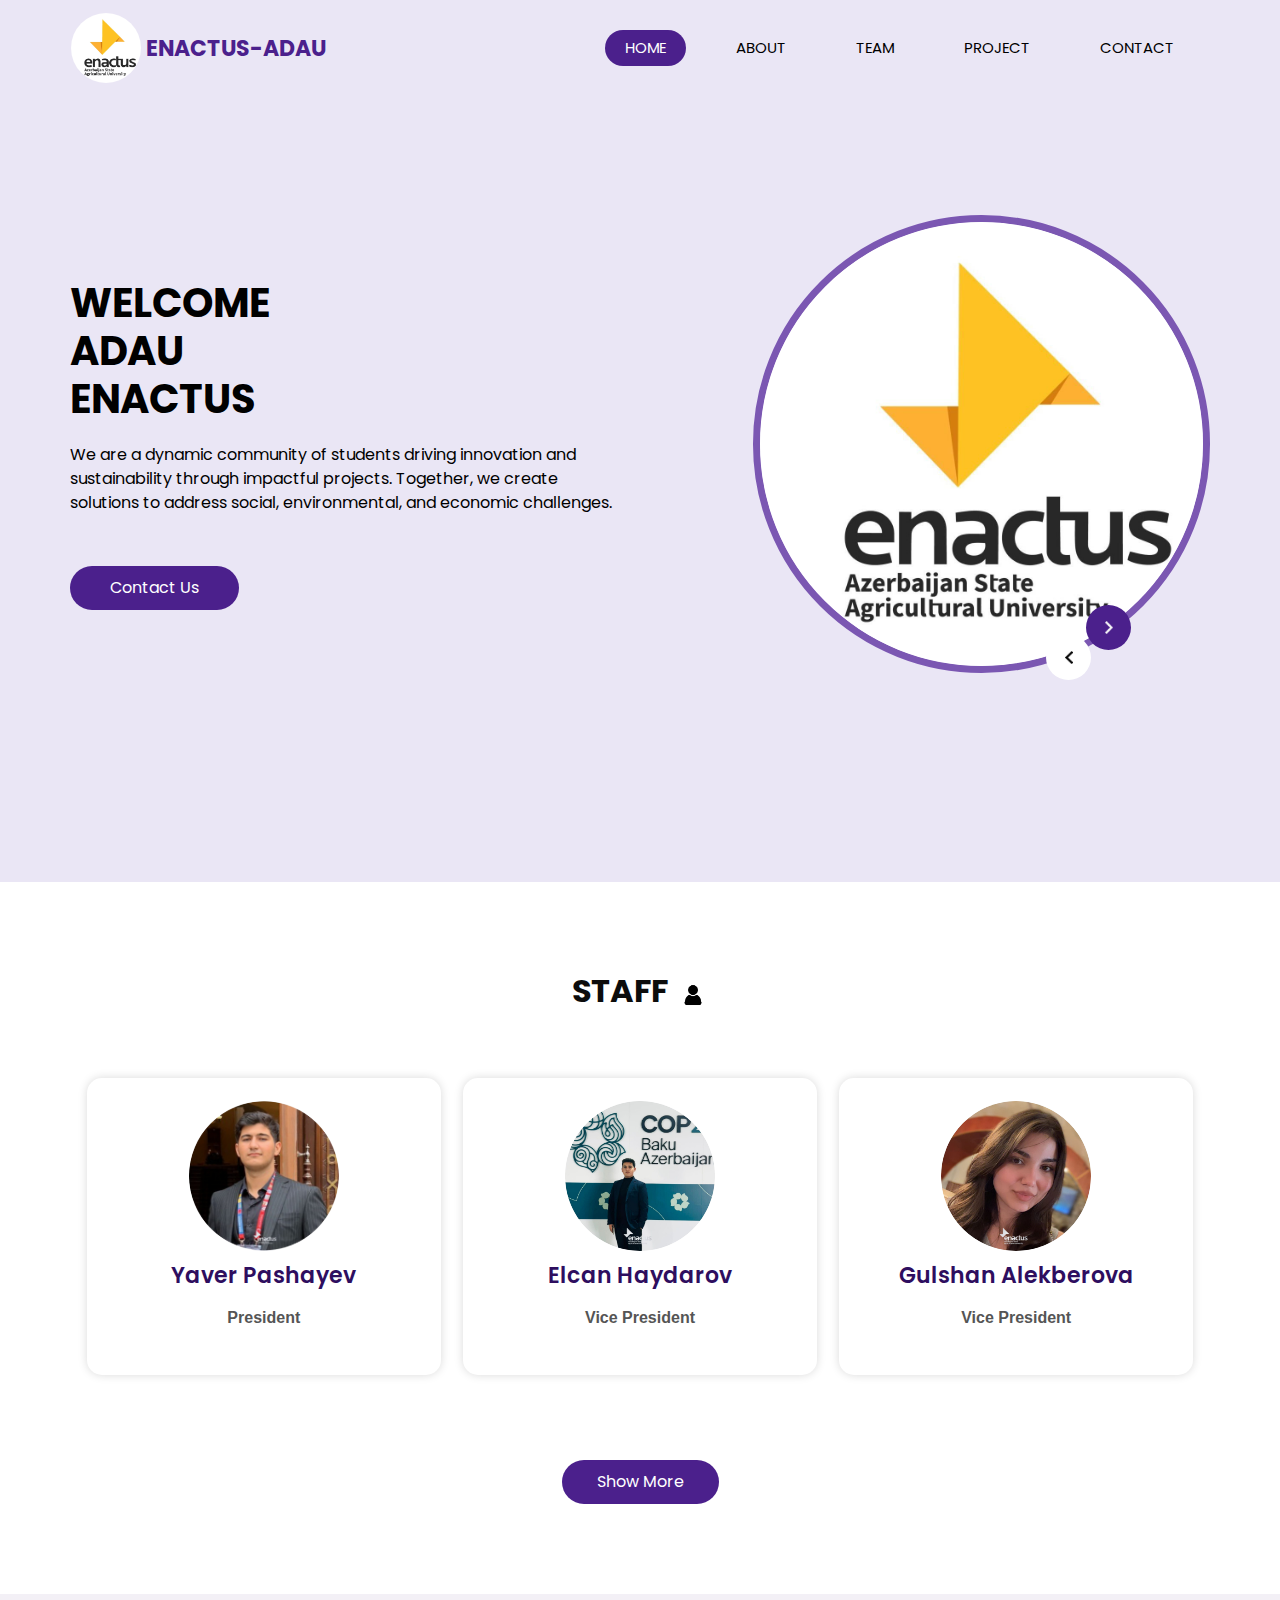
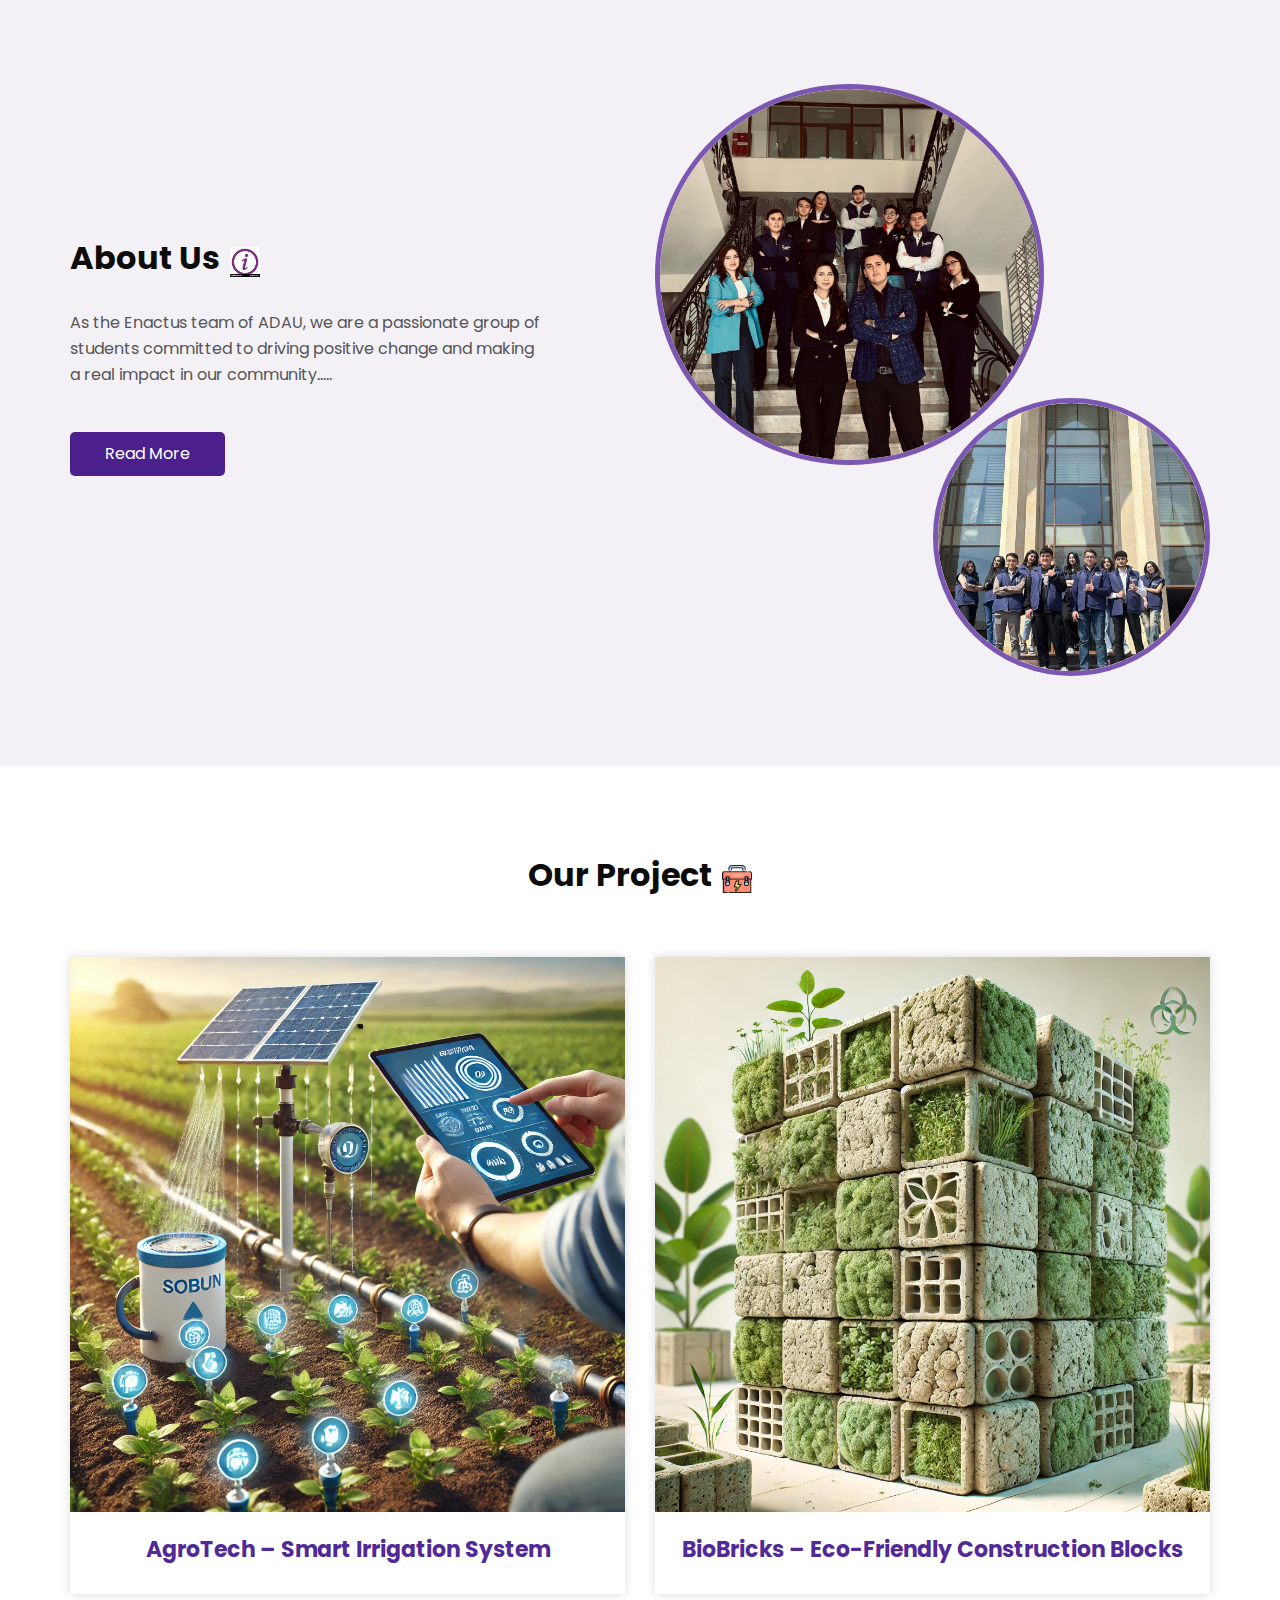
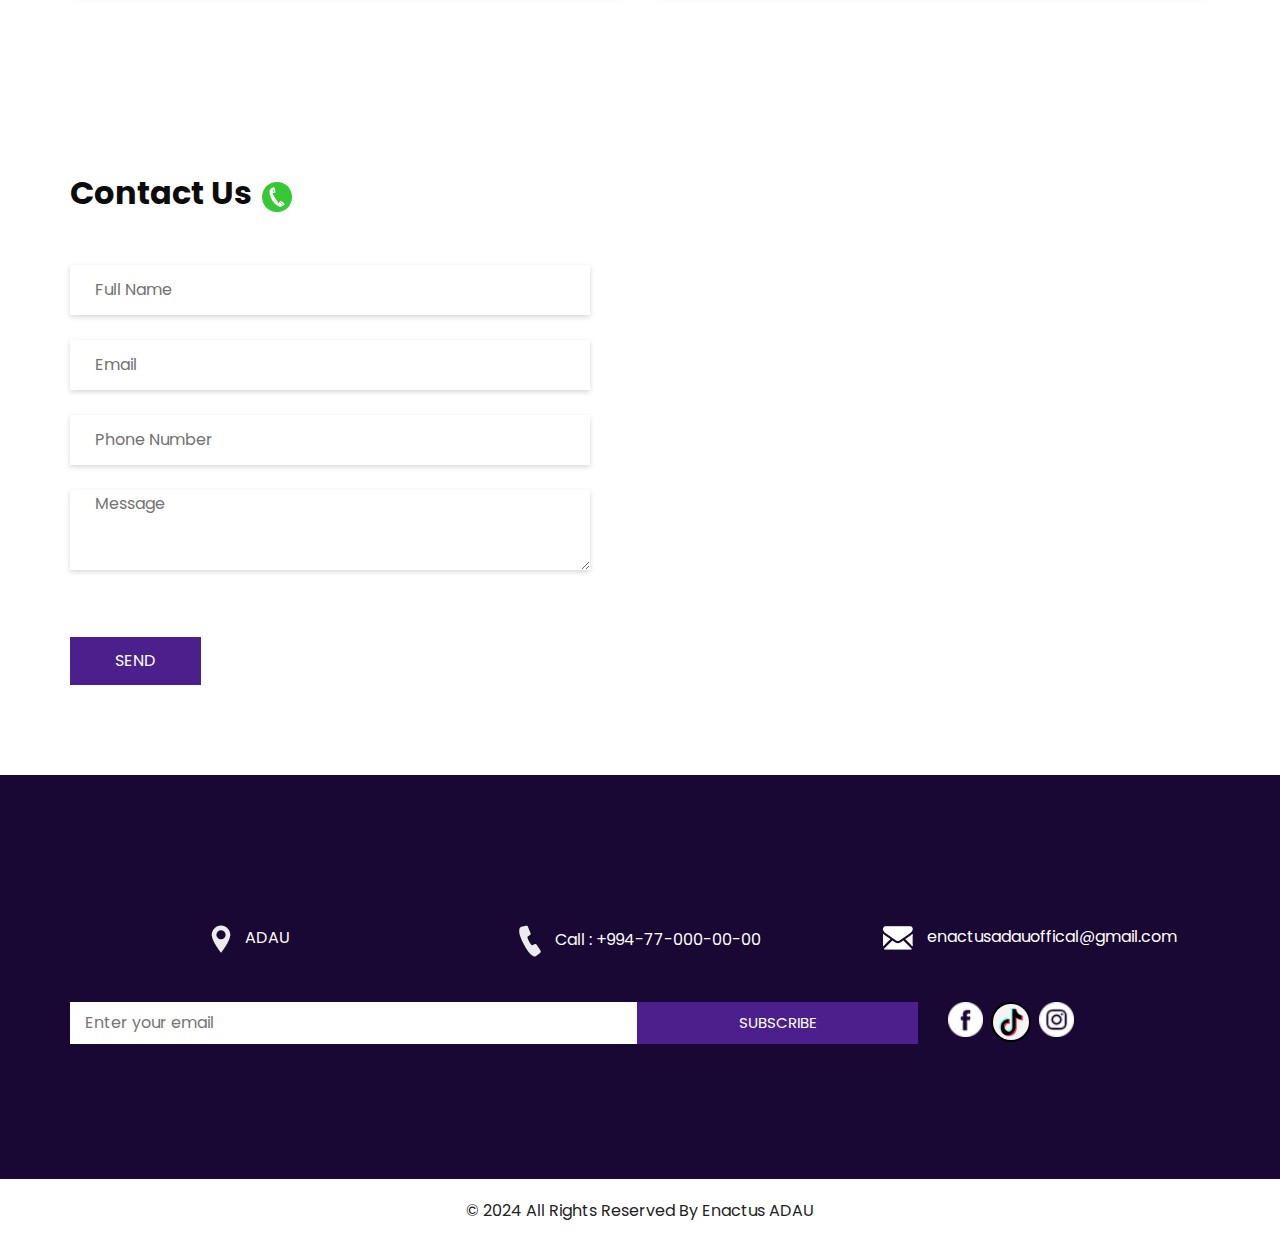
<file: index.html>
<!DOCTYPE html>
<html>

<head>
  <!-- Basic -->
  <meta charset="utf-8" />
  <meta http-equiv="X-UA-Compatible" content="IE=edge" />
  <!-- Mobile Metas -->
  <meta name="viewport" content="width=device-width, initial-scale=1, shrink-to-fit=no" />
  <!-- Site Metas -->
  <meta name="keywords" content="" />
  <meta name="description" content="" />
  <meta name="author" content="" />

  <title>Home</title>
  <link rel="icon" href="images/enactus_logo.png" type="image/png">

  <!-- slider stylesheet -->
  <link rel="stylesheet" type="text/css" href="https://cdnjs.cloudflare.com/ajax/libs/OwlCarousel2/2.1.3/assets/owl.carousel.min.css" />

  <!-- bootstrap core css -->
  <link rel="stylesheet" type="text/css" href="css/bootstrap.css" />

  <!-- fonts style -->
  <link href="https://fonts.googleapis.com/css?family=Poppins:400,600,700&display=swap" rel="stylesheet">
  <!-- Custom styles for this template -->
  <link href="css/style.css" rel="stylesheet" />
  <!-- responsive style -->
  <link href="css/responsive.css" rel="stylesheet" />
</head>

<body>

  <div class="hero_area">
    <!-- header section strats -->
    <header class="header_section">
      <div class="container">
        <nav class="navbar navbar-expand-lg custom_nav-container ">
          <a class="navbar-brand" href="index.html">
            <img src="images/enactus_adau.jpg" alt="">
            <span>
              ENACTUS-ADAU
            </span>
          </a>
          <button class="navbar-toggler" type="button" data-toggle="collapse" data-target="#navbarSupportedContent" aria-controls="navbarSupportedContent" aria-expanded="false" aria-label="Toggle navigation">
            <span class="s-1"> </span>
            <span class="s-2"> </span>
            <span class="s-3"> </span>
          </button>

          <div class="collapse navbar-collapse" id="navbarSupportedContent">
            <div class="d-flex ml-auto flex-column flex-lg-row align-items-center">
              <ul class="navbar-nav  ">
                <li class="nav-item active">
                  <a class="nav-link" href="index.html">Home <span class="sr-only">(current)</span></a>
                </li>
                <li class="nav-item">
                  <a class="nav-link" href="about.html"> About</a>
                </li>
                <li class="nav-item">
                  <a class="nav-link" href="team.html"> Team </a>
                </li>
                <li class="nav-item">
                  <a class="nav-link" href="project.html"> Project </a>
                </li>
                <li class="nav-item">
                  <a class="nav-link" href="contact.html">Contact </a>
                </li>
              </ul>
            </div>
          </div>
        </nav>
      </div>
    </header>
    <!-- end header section -->
    <!-- slider section -->
    <section class=" slider_section ">
      <div class="container">
        <div class="row">
          <div class="col-md-6 ">
            <div class="detail_box">
              <h1>
                Welcome <br>
                ADAU <br>
                Enactus
              </h1>
              <p>
                We are a dynamic community of students driving innovation and sustainability through impactful projects. Together, we create solutions to address social, environmental, and economic challenges.
              </p>
            
              <a href="contact.html" class="">
                Contact Us
            </div>
          </div>
          <div class="col-lg-5 col-md-6 offset-lg-1">
            <div class="img_content">
              <div class="img_container">
                <div id="carouselExampleControls" class="carousel slide" data-ride="carousel">
                  <div class="carousel-inner">
                    <div class="carousel-item active">
                      <div class="img-box">
                        <img src="images/enactus_adau.jpg" alt="">
                      </div>
                    </div>
                    <div class="carousel-item">
                      <div class="img-box">
                        <img src="images/aqrar.jpg" alt="">
                      </div>
                    </div>
                  </div>
                </div>
              </div>
              <a class="carousel-control-prev" href="#carouselExampleControls" role="button" data-slide="prev">
                <span class="sr-only">Previous</span>
              </a>
              <a class="carousel-control-next" href="#carouselExampleControls" role="button" data-slide="next">
                <span class="sr-only">Next</span>
              </a>
            </div>

          </div>
        </div>
      </div>
    </section>
    <!-- end slider section -->
  </div>


  <!-- service section -->
  <section class="service_section layout_padding">
    <div class="container">
      <div class="heading_container">
        <h2>
          STAFF
        </h2>
        <img src="images/people_icon.png" alt="">
      </div>

      <div class="service_container">
        <div class="box">
          <a href="team-details.html?member=yaver_pashayev">
          <div class="img-box">
            <img src="images/team/yaver_pasayev.jpg" class="img1" alt="">
          </div>
          <div class="detail-box">
            <h5>
              Yaver Pashayev
            </h5>
            <p class="p_size">
              President
            </p>
          </div>
          </a>
        </div>
        <div class="box active">
          <div class="img-box">
            <a href="team-details.html?member=elcan_haydarov">
            <img src="images/team/elcan_heyderov.jpg" class="img1" alt="">
          </div>
          <div class="detail-box">
            <h5>
              Elcan Haydarov
            </h5>
            <p class="p_size">
              Vice President
            </p>
          </div>
        </a>
        </div>
        <div class="box">
          <a href="team-details.html?member=gulshan_alekberova">
          <div class="img-box">
            <img src="images/team/gulsen_alakbarova.jpg" class="img1" alt="">
          </div>
          <div class="detail-box">
            <h5>
              Gulshan Alekberova
            </h5>
            <p class="p_size">
              Vice President
            </p>
          </div>
        </div>
        </a>
      </div>
      <div class="btn-box">
        <a href="./team.html">
          Show More
        </a>
      </div>
    </div>
  </section>
  <!-- end service section -->

  <!-- about section -->
  <section class="about_section layout_padding">
    <div class="container">
      <div class="row">
        <div class="col-md-6">
          <div class="detail-box">
            <div class="heading_container">
              <h2>
                About Us
              </h2>
              <img src="images/about.png" alt="">
              
            </div>
            <p>
              As the Enactus team of ADAU, we are a passionate group of students committed to driving positive change and making a real impact in our community.....
            </p>
            
            <a href="./about.html">
              Read More
            </a>
          </div>
        </div>
        <div class="col-md-6">
          <div class="img_container">
            <div class="img-box b1">
              <img src="images/5363960265311383541.jpg" alt="" />
            </div>
            <div class="img-box b2">
              <img src="images/enactus_about2.jpg" alt="" />
            </div>
          </div>

        </div>

      </div>
    </div>
  </section>

  <!-- end about section -->




  <!-- blog section -->

  <section class="blog_section layout_padding">
    <div class="container">
      <div class="heading_container">
        <h2>
          Our Project 
        </h2>
        <img src="images/s3.png" alt="">
      </div>
      <div class="row">
        <div class="col-md-6">
          <div class="box">
            <div class="img-box">
              <img src="images/project1.png" alt="">
            </div>
            <div class="detail-box">
              <h5>
                AgroTech – Smart Irrigation System
              </h5>
            </div>
          </div>
        </div>
        <div class="col-md-6">
          <div class="box">
            <div class="img-box">
              <img src="images/project2.png" alt="">
            </div>
            <div class="detail-box">
              <h5>
                BioBricks – Eco-Friendly Construction Blocks
              </h5>
            </div>
          </div>
        </div>
      </div>
    </div>
  </section>

  <!-- end blog section -->



  <!-- contact section -->

  <section class="contact_section layout_padding">
    <div class="container ">
      <div class="heading_container">
        <h2>
          Contact Us
        </h2>
        <img src="images/telephone_icon.png" alt="">
      </div>
    </div>
    <div class="container">
      <div class="row">
        <div class="col-md-6">
          <form action="" onsubmit="emailSend(); reset(); return false;">
            <div>
              <input type="text" id="name" placeholder="Full Name" required/>
            </div>
            <div>
              <input type="email" id="email" placeholder="Email" required />
            </div>
            <div>
              <input type="text" id="number" placeholder="Phone Number" required />
            </div>
            <div>
              <textarea id="message" rows="4" placeholder="Message"></textarea>
            </div>
            <div class="d-flex ">
              <button>
                SEND
              </button>
            </div>
          </form>
        </div>
        <div class="col-md-6">
          <div class="map_container">
            <div class="map-responsive">
              <iframe src="https://www.google.com/maps/embed?pb=!1m14!1m8!1m3!1d12103.15600510913!2d46.3460038!3d40.6786178!3m2!1i1024!2i768!4f13.1!3m3!1m2!1s0x403f511a5b05f44b%3A0xd08edf92fd13bbd1!2sAz%C9%99rbaycan%20D%C3%B6vl%C9%99t%20Aqrar%20Universiteti!5e0!3m2!1saz!2saz!4v1733081731752!5m2!1saz!2saz" width="600" height="300" frameborder="0" style="border:0; width: 100%; height:100%" allowfullscreen></iframe>
            </div>
          </div>
        </div>
      </div>
    </div>
  </section>

  <!-- end contact section -->



  <!-- info section -->
  <section class="info_section layout_padding">
    <div class="container" id="info-section-container">
      
    </div>
  </section>
  <!-- end info -->

  <!-- footer section -->
  <footer class="container-fluid footer_section">
    <div class="container" id="footer-container">
     
    </div>
  </footer>
  <!-- end footer -->

  <script src="js/jquery-3.4.1.min.js"></script>
  <script src="js/bootstrap.js"></script>
  <script src="https://smtpjs.com/v3/smtp.js"></script>
  <script src="js/contact.js"></script>
  <script src="js/footer.js"></script>


</body>

</html>
</file>
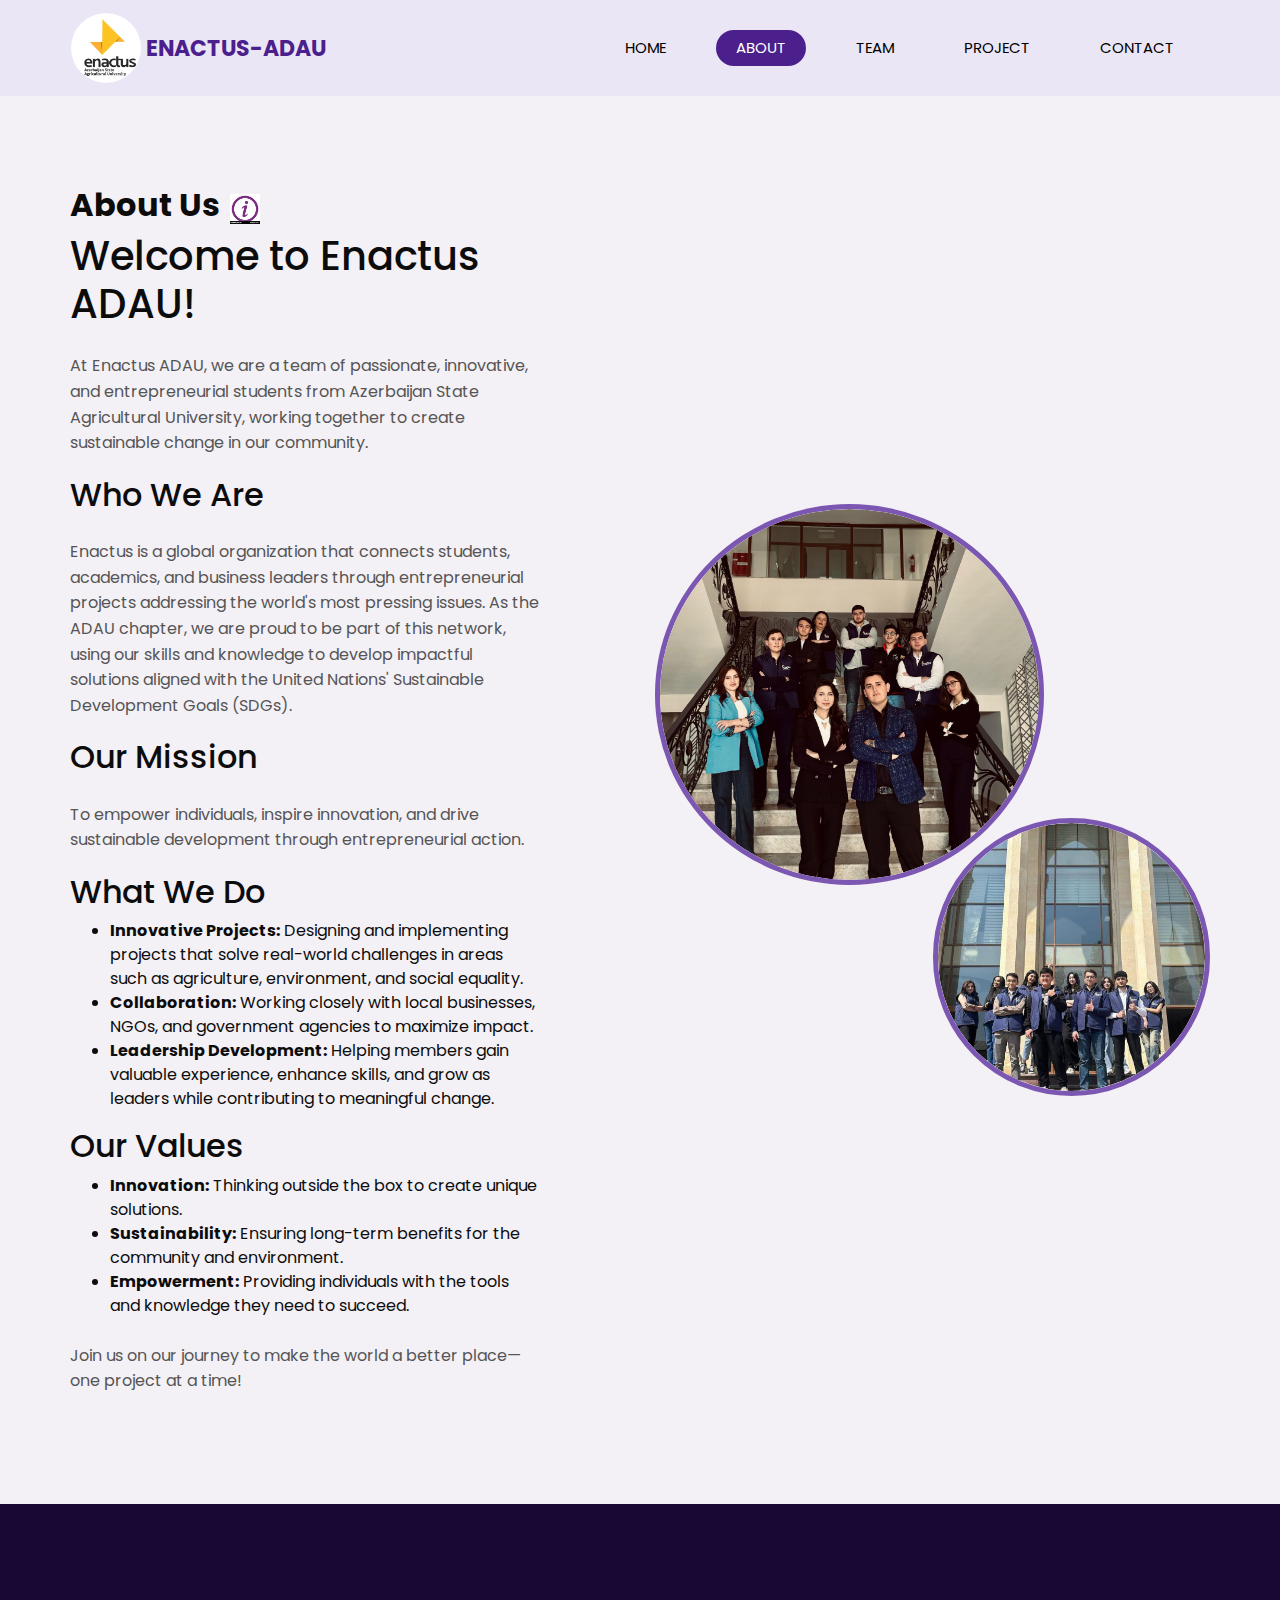
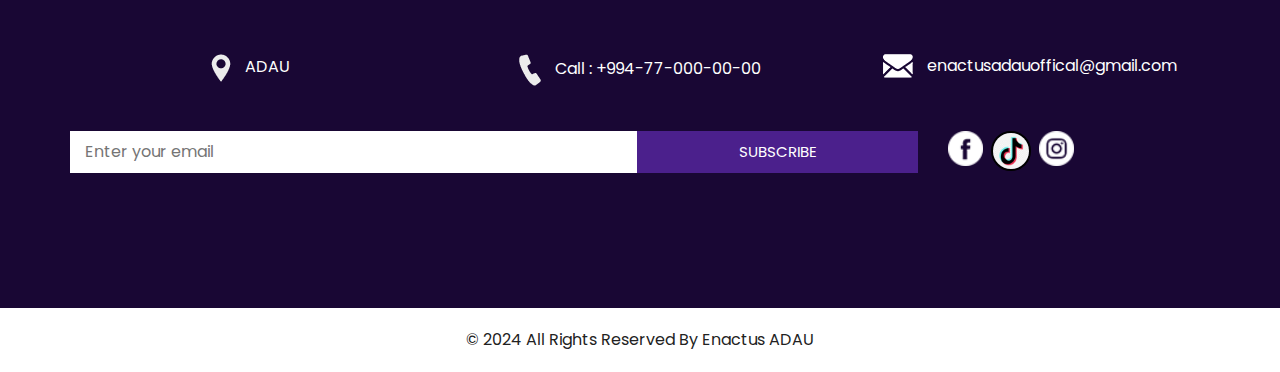
<file: about.html>
<!DOCTYPE html>
<html>

<head>
  <!-- Basic -->
  <meta charset="utf-8" />
  <meta http-equiv="X-UA-Compatible" content="IE=edge" />
  <!-- Mobile Metas -->
  <meta name="viewport" content="width=device-width, initial-scale=1, shrink-to-fit=no" />
  <!-- Site Metas -->
  <meta name="keywords" content="" />
  <meta name="description" content="" />
  <meta name="author" content="" />

  <title>About</title>
  <link rel="icon" href="images/enactus_logo.png" type="image/png">


  <!-- slider stylesheet -->
  <link rel="stylesheet" type="text/css" href="https://cdnjs.cloudflare.com/ajax/libs/OwlCarousel2/2.1.3/assets/owl.carousel.min.css" />

  <!-- bootstrap core css -->
  <link rel="stylesheet" type="text/css" href="css/bootstrap.css" />

  <!-- fonts style -->
  <link href="https://fonts.googleapis.com/css?family=Poppins:400,600,700&display=swap" rel="stylesheet">
  <!-- Custom styles for this template -->
  <link href="css/style.css" rel="stylesheet" />
  <!-- responsive style -->
  <link href="css/responsive.css" rel="stylesheet" />
</head>

<body class="sub_page">

  <div class="hero_area">
    <!-- header section strats -->
    <header class="header_section">
      <div class="container">
        <nav class="navbar navbar-expand-lg custom_nav-container ">
          <a class="navbar-brand" href="index.html">
            <img src="images/enactus_adau.jpg" alt="">
            <span>
              ENACTUS-ADAU
            </span>
          </a>
          <button class="navbar-toggler" type="button" data-toggle="collapse" data-target="#navbarSupportedContent" aria-controls="navbarSupportedContent" aria-expanded="false" aria-label="Toggle navigation">
            <span class="s-1"> </span>
            <span class="s-2"> </span>
            <span class="s-3"> </span>
          </button>

          <div class="collapse navbar-collapse" id="navbarSupportedContent">
            <div class="d-flex ml-auto flex-column flex-lg-row align-items-center">
              <ul class="navbar-nav  ">
                <li class="nav-item ">
                  <a class="nav-link" href="index.html">Home <span class="sr-only">(current)</span></a>
                </li>
                <li class="nav-item active">
                  <a class="nav-link" href="about.html"> About</a>
                </li>
                <li class="nav-item">
                  <a class="nav-link" href="team.html"> Team </a>
                </li>
                <li class="nav-item">
                  <a class="nav-link" href="project.html">Project </a>
                </li>
                <li class="nav-item">
                  <a class="nav-link" href="contact.html">Contact </a>
                </li>
              </ul>
            </div>
          </div>
        </nav>
      </div>
    </header>
    <!-- end header section -->
  </div>



  <!-- about section -->
  <section class="about_section layout_padding">
    <div class="container">
      <div class="row">
        <!-- About Us Text Section -->
        <div class="col-md-6">
          <div class="detail-box">
            <div class="heading_container">
              <h2>About Us</h2>
              <img src="images/about.png" alt="About Us">
            </div>
            <h1>Welcome to Enactus ADAU!</h1>
            <p>
              At Enactus ADAU, we are a team of passionate, innovative, and entrepreneurial students from Azerbaijan State Agricultural University, working together to create sustainable change in our community.
            </p>
  
            <h2>Who We Are</h2>
            <p>
              Enactus is a global organization that connects students, academics, and business leaders through entrepreneurial projects addressing the world's most pressing issues. As the ADAU chapter, we are proud to be part of this network, using our skills and knowledge to develop impactful solutions aligned with the United Nations' Sustainable Development Goals (SDGs).
            </p>
  
            <h2>Our Mission</h2>
            <p>
              To empower individuals, inspire innovation, and drive sustainable development through entrepreneurial action.
            </p>
  
            <h2>What We Do</h2>
            <ul>
              <li>
                <strong>Innovative Projects:</strong> Designing and implementing projects that solve real-world challenges in areas such as agriculture, environment, and social equality.
              </li>
              <li>
                <strong>Collaboration:</strong> Working closely with local businesses, NGOs, and government agencies to maximize impact.
              </li>
              <li>
                <strong>Leadership Development:</strong> Helping members gain valuable experience, enhance skills, and grow as leaders while contributing to meaningful change.
              </li>
            </ul>
  
            <h2>Our Values</h2>
            <ul>
              <li><strong>Innovation:</strong> Thinking outside the box to create unique solutions.</li>
              <li><strong>Sustainability:</strong> Ensuring long-term benefits for the community and environment.</li>
              <li><strong>Empowerment:</strong> Providing individuals with the tools and knowledge they need to succeed.</li>
            </ul>
  
            <p>
              Join us on our journey to make the world a better place—one project at a time!
            </p>
          </div>
        </div>
  
        <!-- About Us Image Section -->
        <div class="col-md-6">
          <div class="img_container">
            <div class="img-box b1">
              <img src="images/5363960265311383541.jpg" alt="About Image 1">
            </div>
            <div class="img-box b2">
              <img src="images/enactus_about2.jpg" alt="About Image 2">
            </div>
          </div>
        </div>
      </div>
    </div>
  </section>
  

  <!-- end about section -->


  <!-- info section -->
  <section class="info_section layout_padding">
    <div class="container" id="info-section-container">
      
    </div>
  </section>
  <!-- end info -->

  <!-- footer section -->
  <footer class="container-fluid footer_section">
    <div class="container" id="footer-container">
     
    </div>
  </footer>
  <!-- end footer -->


  <script src="js/jquery-3.4.1.min.js"></script>
  <script src="js/bootstrap.js"></script>
  <script src="js/footer.js"></script>


</body>

</html>
</file>
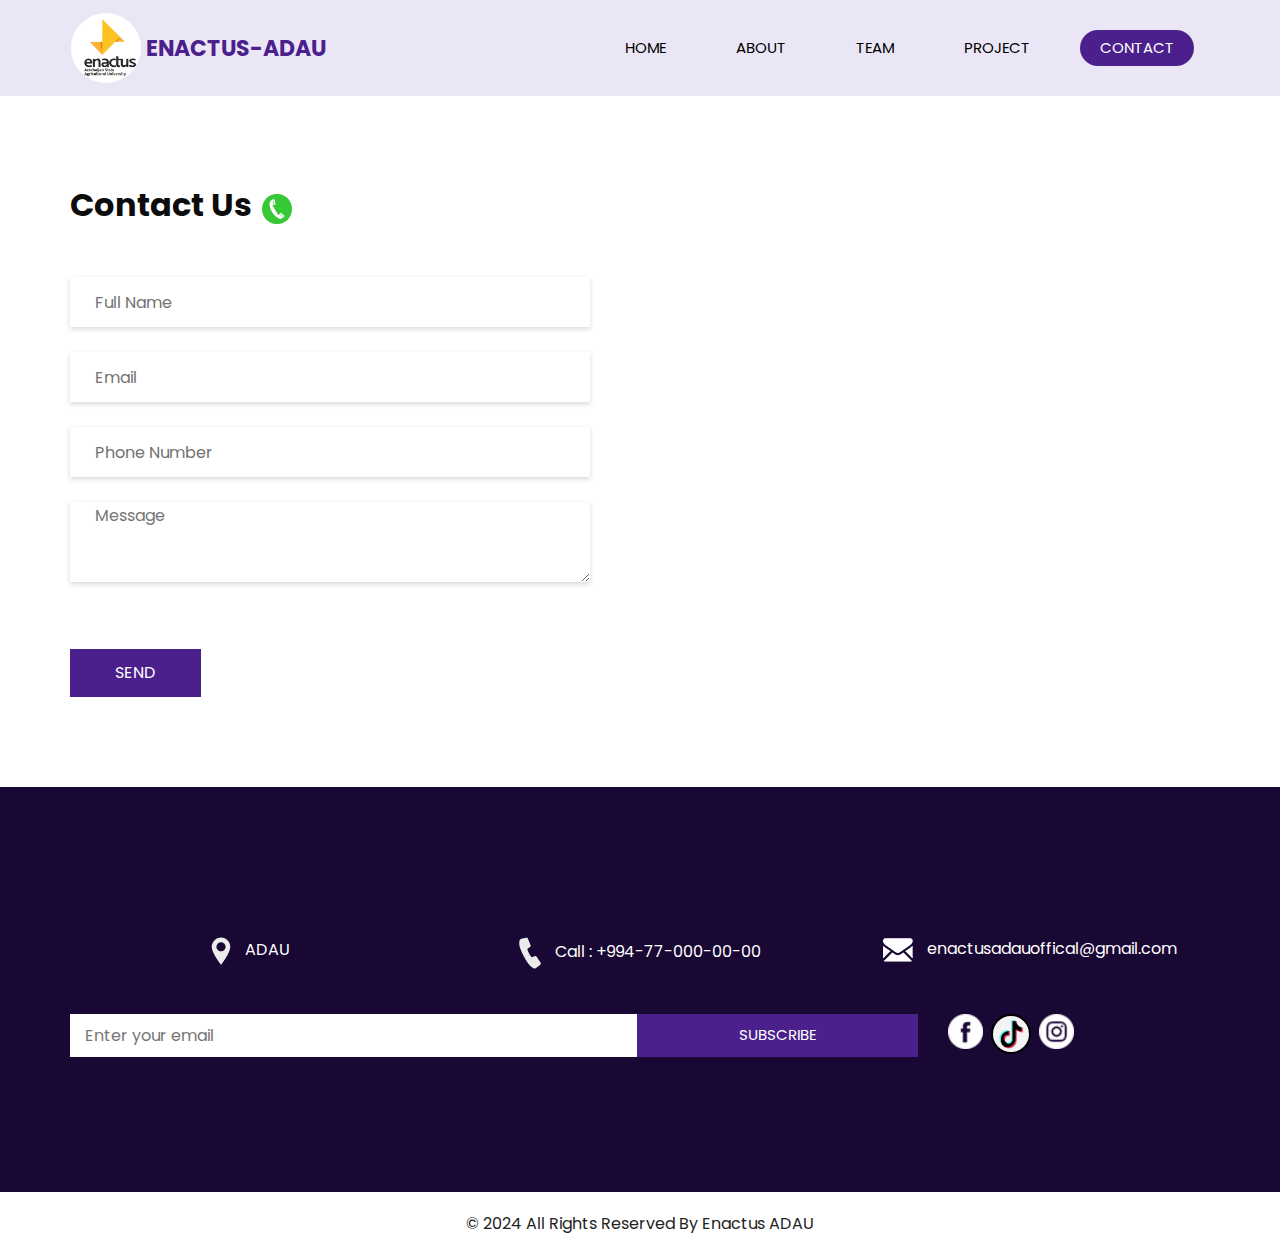
<file: contact.html>
<!DOCTYPE html>
<html>

<head>
  <!-- Basic -->
  <meta charset="utf-8" />
  <meta http-equiv="X-UA-Compatible" content="IE=edge" />
  <!-- Mobile Metas -->
  <meta name="viewport" content="width=device-width, initial-scale=1, shrink-to-fit=no" />
  <!-- Site Metas -->
  <meta name="keywords" content="" />
  <meta name="description" content="" />
  <meta name="author" content="" />

  <title>Contact Us</title>
  <link rel="icon" href="images/enactus_logo.png" type="image/png">


  <!-- slider stylesheet -->
  <link rel="stylesheet" type="text/css" href="https://cdnjs.cloudflare.com/ajax/libs/OwlCarousel2/2.1.3/assets/owl.carousel.min.css" />

  <!-- bootstrap core css -->
  <link rel="stylesheet" type="text/css" href="css/bootstrap.css" />

  <!-- fonts style -->
  <link href="https://fonts.googleapis.com/css?family=Poppins:400,600,700&display=swap" rel="stylesheet">
  <!-- Custom styles for this template -->
  <link href="css/style.css" rel="stylesheet" />
  <!-- responsive style -->
  <link href="css/responsive.css" rel="stylesheet" />
</head>

<body class="sub_page">

  <div class="hero_area">
    <!-- header section strats -->
    <header class="header_section">
      <div class="container">
        <nav class="navbar navbar-expand-lg custom_nav-container ">
          <a class="navbar-brand" href="index.html">
            <img src="images/enactus_adau.jpg" alt="">
            <span>
              ENACTUS-ADAU
            </span>
          </a>
          <button class="navbar-toggler" type="button" data-toggle="collapse" data-target="#navbarSupportedContent" aria-controls="navbarSupportedContent" aria-expanded="false" aria-label="Toggle navigation">
            <span class="s-1"> </span>
            <span class="s-2"> </span>
            <span class="s-3"> </span>
          </button>

          <div class="collapse navbar-collapse" id="navbarSupportedContent">
            <div class="d-flex ml-auto flex-column flex-lg-row align-items-center">
              <ul class="navbar-nav  ">
                <li class="nav-item ">
                  <a class="nav-link" href="index.html">Home <span class="sr-only">(current)</span></a>
                </li>
                <li class="nav-item">
                  <a class="nav-link" href="about.html"> About</a>
                </li>
                <li class="nav-item">
                  <a class="nav-link" href="team.html"> Team </a>
                </li>
                <li class="nav-item">
                  <a class="nav-link" href="project.html">Project </a>
                </li>
                <li class="nav-item active">
                  <a class="nav-link" href="contact.html">Contact </a>
                </li>
              </ul>
            </div>
          </div>
        </nav>
      </div>
    </header>
    <!-- end header section -->
  </div>


  <!-- contact section -->

  <section class="contact_section layout_padding">
    <div class="container ">
      <div class="heading_container">
        <h2>
          Contact Us
        </h2>
        <img src="images/telephone_icon.png" alt="">
      </div>
    </div>
    <div class="container">
      <div class="row">
        <div class="col-md-6">
          <form action="" onsubmit="emailSend(); reset(); return false;">
            <div>
              <input type="text" id="name" placeholder="Full Name" required/>
            </div>
            <div>
              <input type="email" id="email" placeholder="Email" required />
            </div>
            <div>
              <input type="tel" inputmode="numeric" id="number" placeholder="Phone Number" required 
       pattern="[0-9]{10,}" oninput="this.value = this.value.replace(/[^0-9]/g, '');" />
            </div>
            <div>
              <textarea id="message" rows="4" placeholder="Message"></textarea>
            </div>
            <div class="d-flex ">
              <button>
                SEND
              </button>
            </div>
          </form>
        </div>
        <div class="col-md-6">
          <div class="map_container">
            <div class="map-responsive">
              <iframe src="https://www.google.com/maps/embed?pb=!1m14!1m8!1m3!1d12103.15600510913!2d46.3460038!3d40.6786178!3m2!1i1024!2i768!4f13.1!3m3!1m2!1s0x403f511a5b05f44b%3A0xd08edf92fd13bbd1!2sAz%C9%99rbaycan%20D%C3%B6vl%C9%99t%20Aqrar%20Universiteti!5e0!3m2!1saz!2saz!4v1733081731752!5m2!1saz!2saz" width="600" height="300" frameborder="0" style="border:0; width: 100%; height:100%" allowfullscreen></iframe>
            </div>
          </div>
        </div>
      </div>
    </div>
  </section>

  <!-- end contact section -->



  <!-- info section -->
  <section class="info_section layout_padding">
    <div class="container" id="info-section-container">
      
    </div>
  </section>
  <!-- end info -->

  <!-- footer section -->
  <footer class="container-fluid footer_section">
    <div class="container" id="footer-container">
     
    </div>
  </footer>
  <!-- end footer -->

  <script src="js/jquery-3.4.1.min.js"></script>
  <script src="js/bootstrap.js"></script>
  <script src="https://smtpjs.com/v3/smtp.js"></script>
  <script src="js/contact.js"></script>
  <script src="js/footer.js"></script>

</body>

</html>
</file>
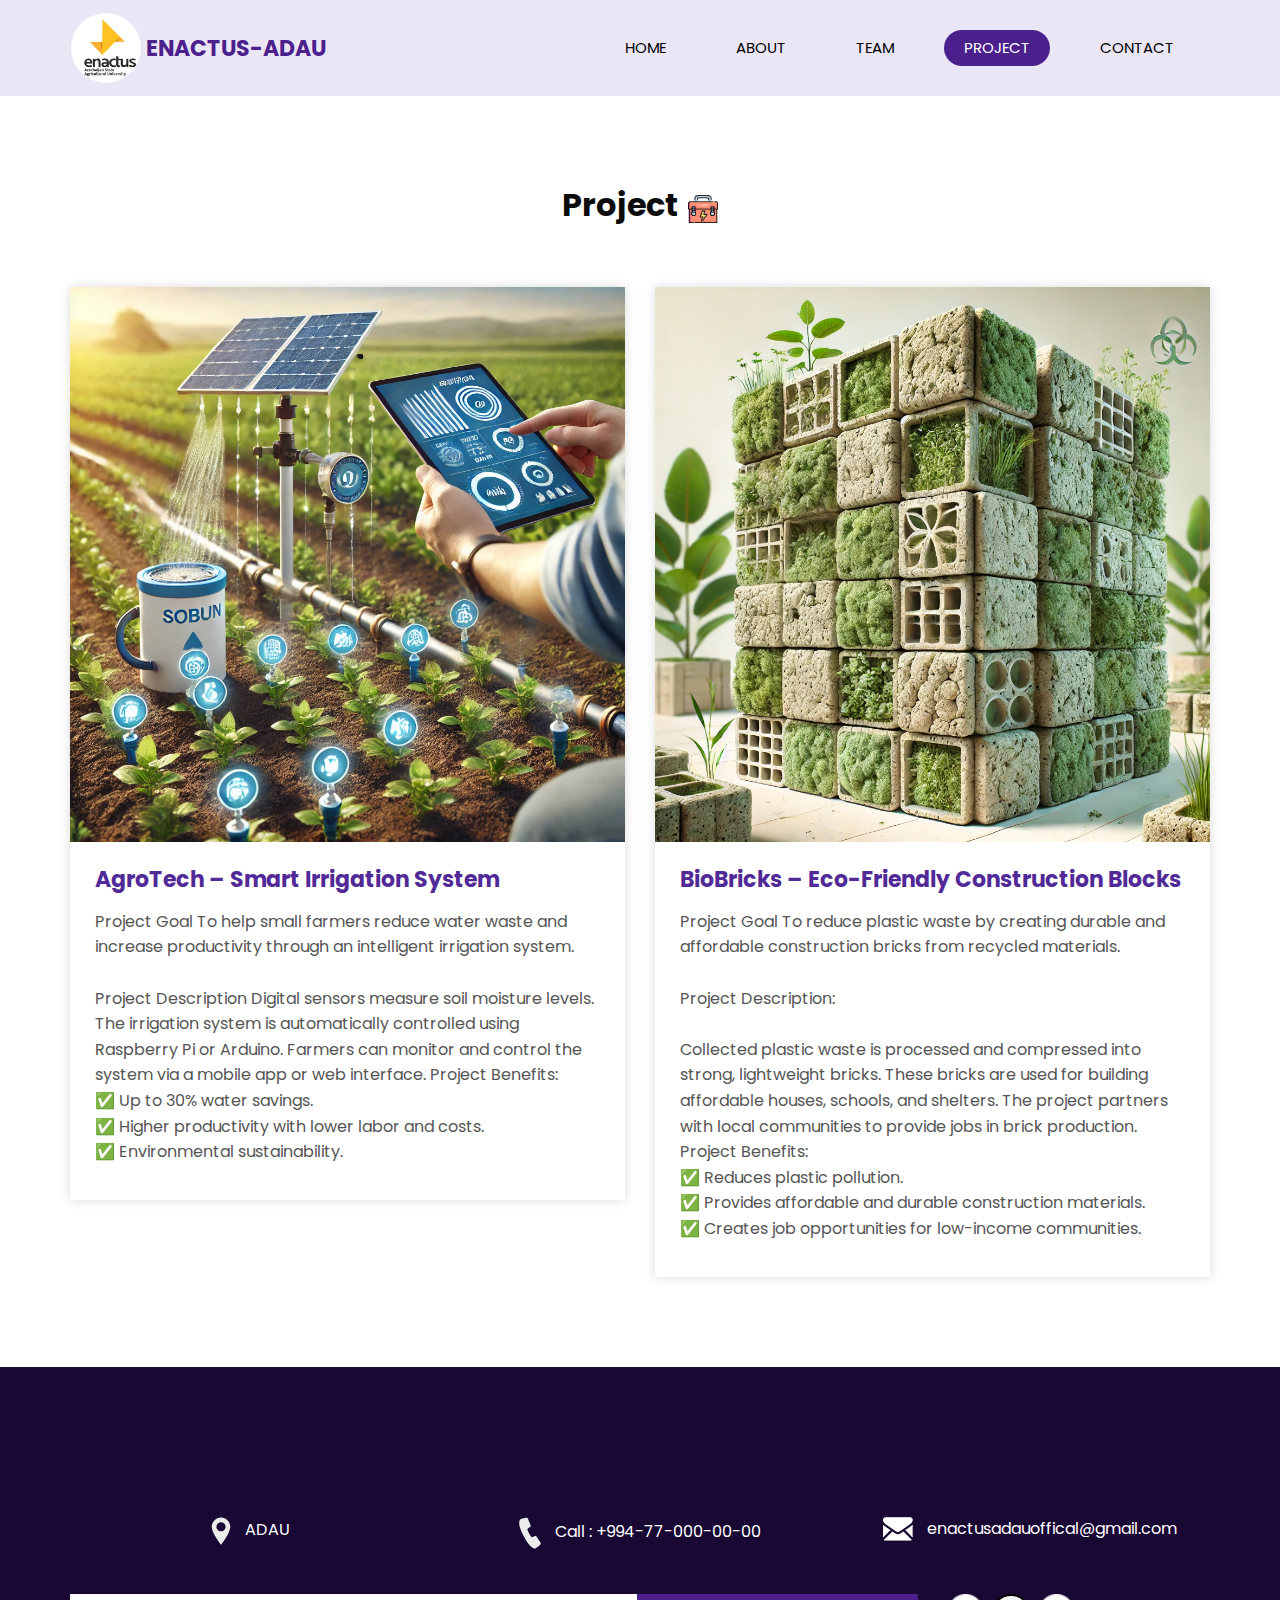
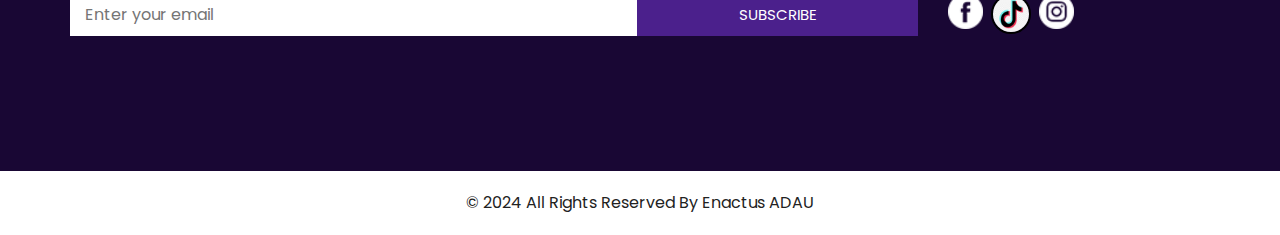
<file: project.html>
<!DOCTYPE html>
<html>

<head>
  <!-- Basic -->
  <meta charset="utf-8" />
  <meta http-equiv="X-UA-Compatible" content="IE=edge" />
  <!-- Mobile Metas -->
  <meta name="viewport" content="width=device-width, initial-scale=1, shrink-to-fit=no" />
  <!-- Site Metas -->
  <meta name="keywords" content="" />
  <meta name="description" content="" />
  <meta name="author" content="" />

  <title>Project</title>
  <link rel="icon" href="images/enactus_logo.png" type="image/png">


  <!-- slider stylesheet -->
  <link rel="stylesheet" type="text/css" href="https://cdnjs.cloudflare.com/ajax/libs/OwlCarousel2/2.1.3/assets/owl.carousel.min.css" />

  <!-- bootstrap core css -->
  <link rel="stylesheet" type="text/css" href="css/bootstrap.css" />

  <!-- fonts style -->
  <link href="https://fonts.googleapis.com/css?family=Poppins:400,600,700&display=swap" rel="stylesheet">
  <!-- Custom styles for this template -->
  <link href="css/style.css" rel="stylesheet" />
  <!-- responsive style -->
  <link href="css/responsive.css" rel="stylesheet" />
</head>

<body class="sub_page">

  <div class="hero_area">
    <!-- header section strats -->
    <header class="header_section">
      <div class="container">
        <nav class="navbar navbar-expand-lg custom_nav-container ">
          <a class="navbar-brand" href="index.html">
            <img src="images/enactus_adau.jpg" alt="">
            <span>
              ENACTUS-ADAU
            </span>
          </a>
          <button class="navbar-toggler" type="button" data-toggle="collapse" data-target="#navbarSupportedContent" aria-controls="navbarSupportedContent" aria-expanded="false" aria-label="Toggle navigation">
            <span class="s-1"> </span>
            <span class="s-2"> </span>
            <span class="s-3"> </span>
          </button>

          <div class="collapse navbar-collapse" id="navbarSupportedContent">
            <div class="d-flex ml-auto flex-column flex-lg-row align-items-center">
              <ul class="navbar-nav  ">
                <li class="nav-item active">
                  <a class="nav-link" href="index.html">Home <span class="sr-only">(current)</span></a>
                </li>
                <li class="nav-item">
                  <a class="nav-link" href="about.html"> About</a>
                </li>
                <li class="nav-item">
                  <a class="nav-link" href="team.html"> Team </a>
                </li>
                <li class="nav-item">
                  <a class="nav-link" href="project.html"> Project </a>
                </li>
                <li class="nav-item">
                  <a class="nav-link" href="contact.html">Contact </a>
                </li>
              </ul>
            </div>
          </div>
        </nav>
      </div>
    </header>
    <!-- end header section -->
  </div>




  <!-- blog section -->

  <section class="blog_section layout_padding">
    <div class="container">
      <div class="heading_container">
        <h2>
          Project
        </h2>
        <img src="images/s3.png" alt="">
      </div>
      <div class="row">
        <div class="col-md-6">
          <div class="box">
            <div class="img-box">
              <img src="images/project1.png" alt="">
            </div>
            <div class="detail-box">
              <h5>
                AgroTech – Smart Irrigation System
              </h5>
              <p>
                Project Goal
                To help small farmers reduce water waste and increase productivity through an intelligent irrigation system. <br>
                <br>          
                Project Description
                Digital sensors measure soil moisture levels.
                The irrigation system is automatically controlled using Raspberry Pi or Arduino.
                Farmers can monitor and control the system via a mobile app or web interface.
                Project Benefits:
                <br>
                ✅ Up to 30% water savings. <br>
                ✅ Higher productivity with lower labor and costs. <br>
                ✅ Environmental sustainability.
              
              </p>
            </div>
          </div>
        </div>
        <div class="col-md-6">
          <div class="box">
            <div class="img-box">
              <img src="images/project2.png" alt="">
            </div>
            <div class="detail-box">
              <h5>
                BioBricks – Eco-Friendly Construction Blocks
              </h5>
              <p>
                Project Goal
                To reduce plastic waste by creating durable and affordable construction bricks from recycled materials.
                <br>
                <br>
                Project Description: <br>
                <br>
                Collected plastic waste is processed and compressed into strong, lightweight bricks.
                These bricks are used for building affordable houses, schools, and shelters.
                The project partners with local communities to provide jobs in brick production.
                <br>
                Project Benefits: <br>
               
                ✅ Reduces plastic pollution. <br>
                ✅ Provides affordable and durable construction materials. <br>
                ✅ Creates job opportunities for low-income communities.


              </p>
            </div>
          </div>
        </div>
      </div>
    </div>
  </section>

  <!-- end blog section -->

  <!-- info section -->
  <section class="info_section layout_padding">
    <div class="container" id="info-section-container">
      
    </div>
  </section>
  <!-- end info -->

  <!-- footer section -->
  <footer class="container-fluid footer_section">
    <div class="container" id="footer-container">
     
    </div>
  </footer>
  <!-- end footer -->

  
  <script>
    const currentLocation = window.location.href;
    const menuItems = document.querySelectorAll('.nav-link');
    
    menuItems.forEach(item => {
      if (item.href === currentLocation) {
        item.parentElement.classList.add('active');
      } else {
        item.parentElement.classList.remove('active');
      }
    });
  </script>
  <script src="js/jquery-3.4.1.min.js"></script>
  <script src="js/bootstrap.js"></script>
  <script src="js/footer.js"></script>

</body>

</html>
</file>
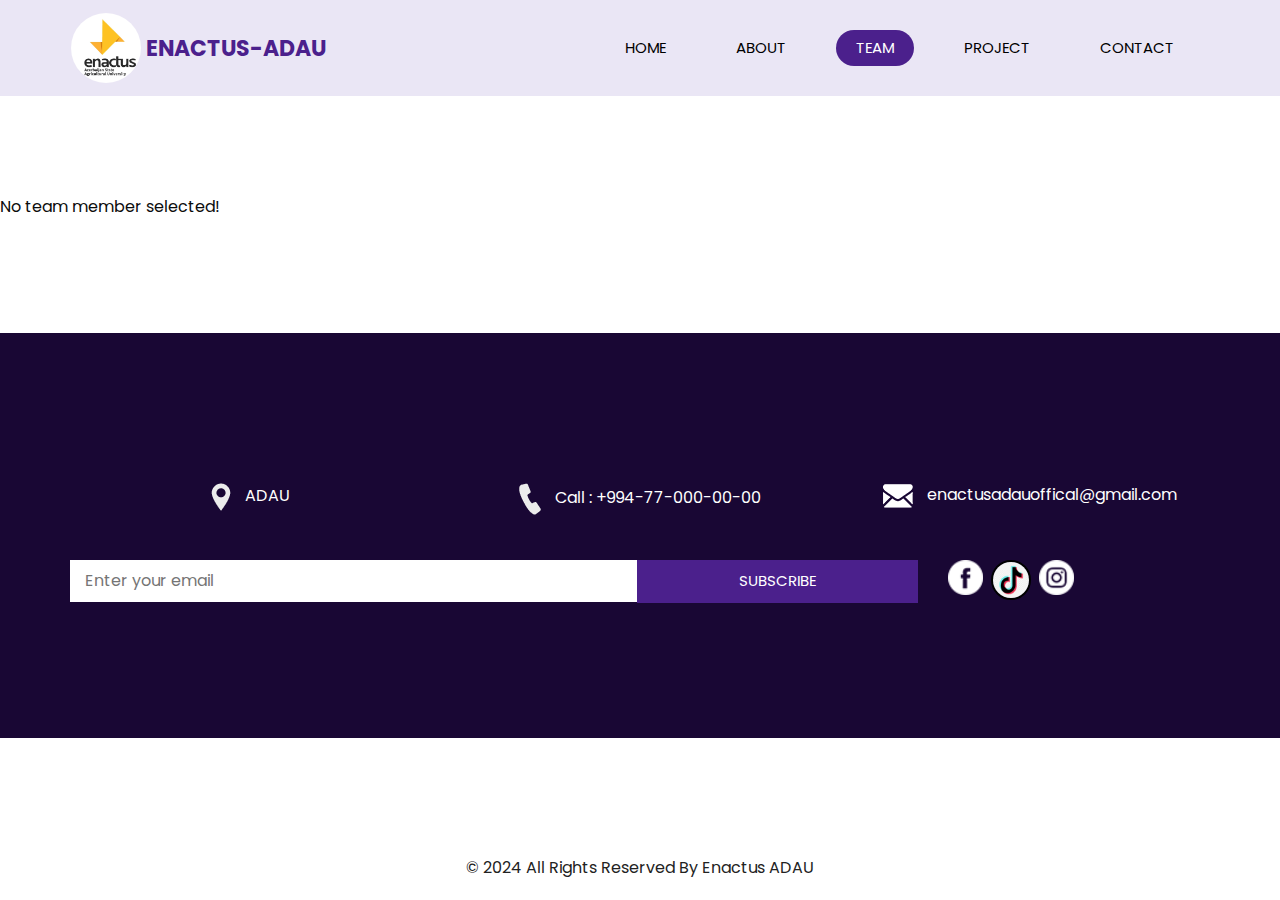
<file: team-details.html>
<!DOCTYPE html>
<html>

<head>
  <!-- Basic -->
  <meta charset="utf-8" />
  <meta http-equiv="X-UA-Compatible" content="IE=edge" />
  <!-- Mobile Metas -->
  <meta name="viewport" content="width=device-width, initial-scale=1, shrink-to-fit=no" />
  <!-- Site Metas -->
  <meta name="keywords" content="" />
  <meta name="description" content="" />
  <meta name="author" content="" />

  <title>Our Team</title>
  <link rel="icon" href="images/enactus_logo.png" type="image/png">


  <!-- slider stylesheet -->
  <link rel="stylesheet" type="text/css" href="https://cdnjs.cloudflare.com/ajax/libs/OwlCarousel2/2.1.3/assets/owl.carousel.min.css" />

  <!-- bootstrap core css -->
  <link rel="stylesheet" type="text/css" href="css/bootstrap.css" />

  <!-- fonts style -->
  <link href="https://fonts.googleapis.com/css?family=Poppins:400,600,700&display=swap" rel="stylesheet">
  <!-- Custom styles for this template -->
  <link href="css/style.css" rel="stylesheet" />
  <!-- responsive style -->
  <link href="css/responsive.css" rel="stylesheet" />
</head>

<body class="sub_page">

  <div class="hero_area">
    <!-- header section strats -->
    <header class="header_section">
      <div class="container">
        <nav class="navbar navbar-expand-lg custom_nav-container ">
          <a class="navbar-brand" href="index.html">
            <img src="images/enactus_adau.jpg" alt="">
            <span>
              ENACTUS-ADAU
            </span>
          </a>
          <button class="navbar-toggler" type="button" data-toggle="collapse" data-target="#navbarSupportedContent" aria-controls="navbarSupportedContent" aria-expanded="false" aria-label="Toggle navigation">
            <span class="s-1"> </span>
            <span class="s-2"> </span>
            <span class="s-3"> </span>
          </button>

          <div class="collapse navbar-collapse" id="navbarSupportedContent">
            <div class="d-flex ml-auto flex-column flex-lg-row align-items-center">
              <ul class="navbar-nav  ">
                <li class="nav-item ">
                  <a class="nav-link" href="index.html">Home <span class="sr-only">(current)</span></a>
                </li>
                <li class="nav-item">
                  <a class="nav-link" href="about.html"> About</a>
                </li>
                <li class="nav-item active">
                  <a class="nav-link" href="team.html"> Team </a>
                </li>
                <li class="nav-item">
                  <a class="nav-link" href="project.html"> Project </a>
                </li>
                <li class="nav-item">
                  <a class="nav-link" href="contact.html">Contact </a>
                </li>
              </ul>
            </div>
          </div>
        </nav>
      </div>
    </header>
    <!-- end header section -->
  </div>

  <main id="team-detail">
    
  </main>

          

  <!-- info section -->
  <section class="info_section layout_padding">
    <div class="container" id="info-section-container">
      
    </div>
  </section>
  <!-- end info -->

  <!-- footer section -->
  <footer class="container-fluid footer_section">
    <div class="container" id="footer-container">
     
    </div>
  </footer>
  <!-- end footer -->

  <script src="js/jquery-3.4.1.min.js"></script>
  <script src="js/bootstrap.js"></script>
  <script src="js/team-detals.js"></script>
  <script src="js/team-details.js"></script>
  <script src="js/footer.js"></script>
  <script>
    // URL-dən "member" parametrini oxumaq
    const urlParams = new URLSearchParams(window.location.search);
    const memberKey = urlParams.get('member');

    // Əgər parametr varsa, detalları göstər
    if (memberKey) {
      showTeamDetails(memberKey);
    } else {
      document.getElementById('team-detail').innerHTML = "<p>No team member selected!</p>";
    }
  </script>


</body>

</html>
</file>
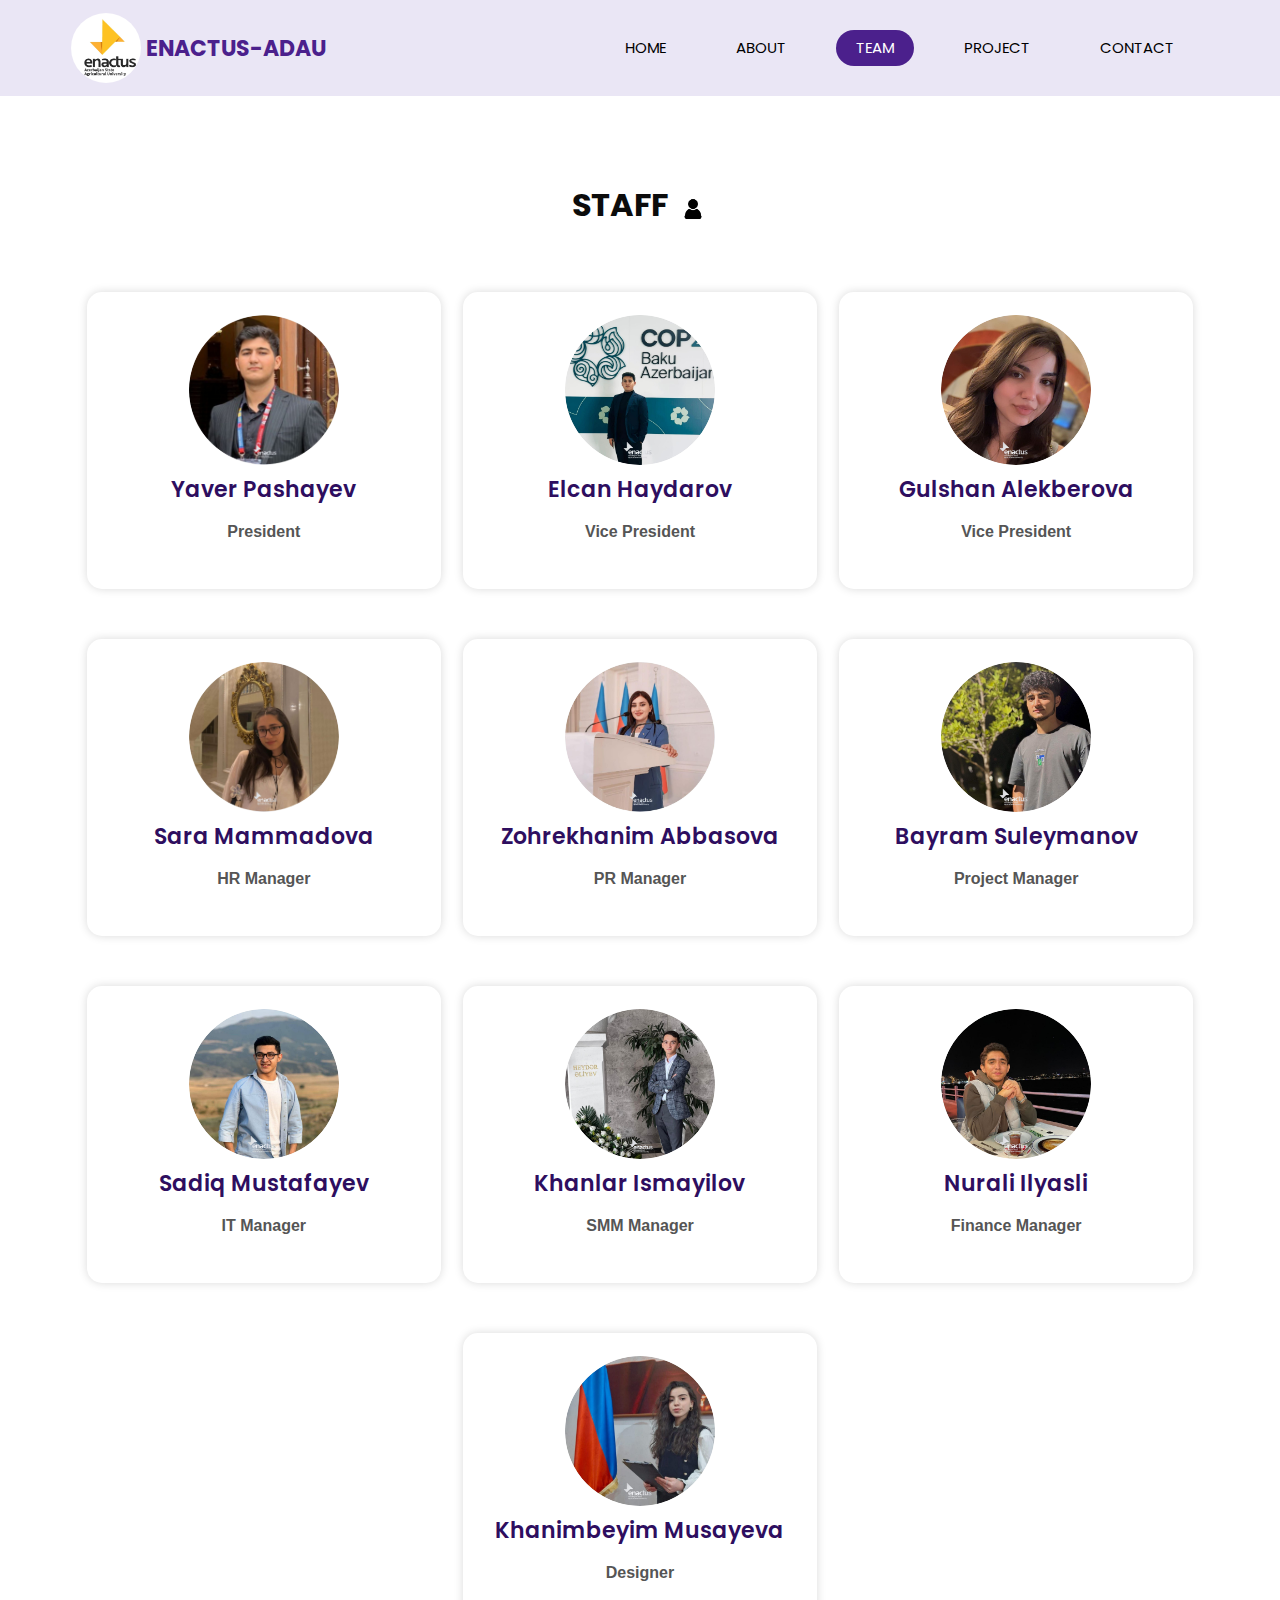
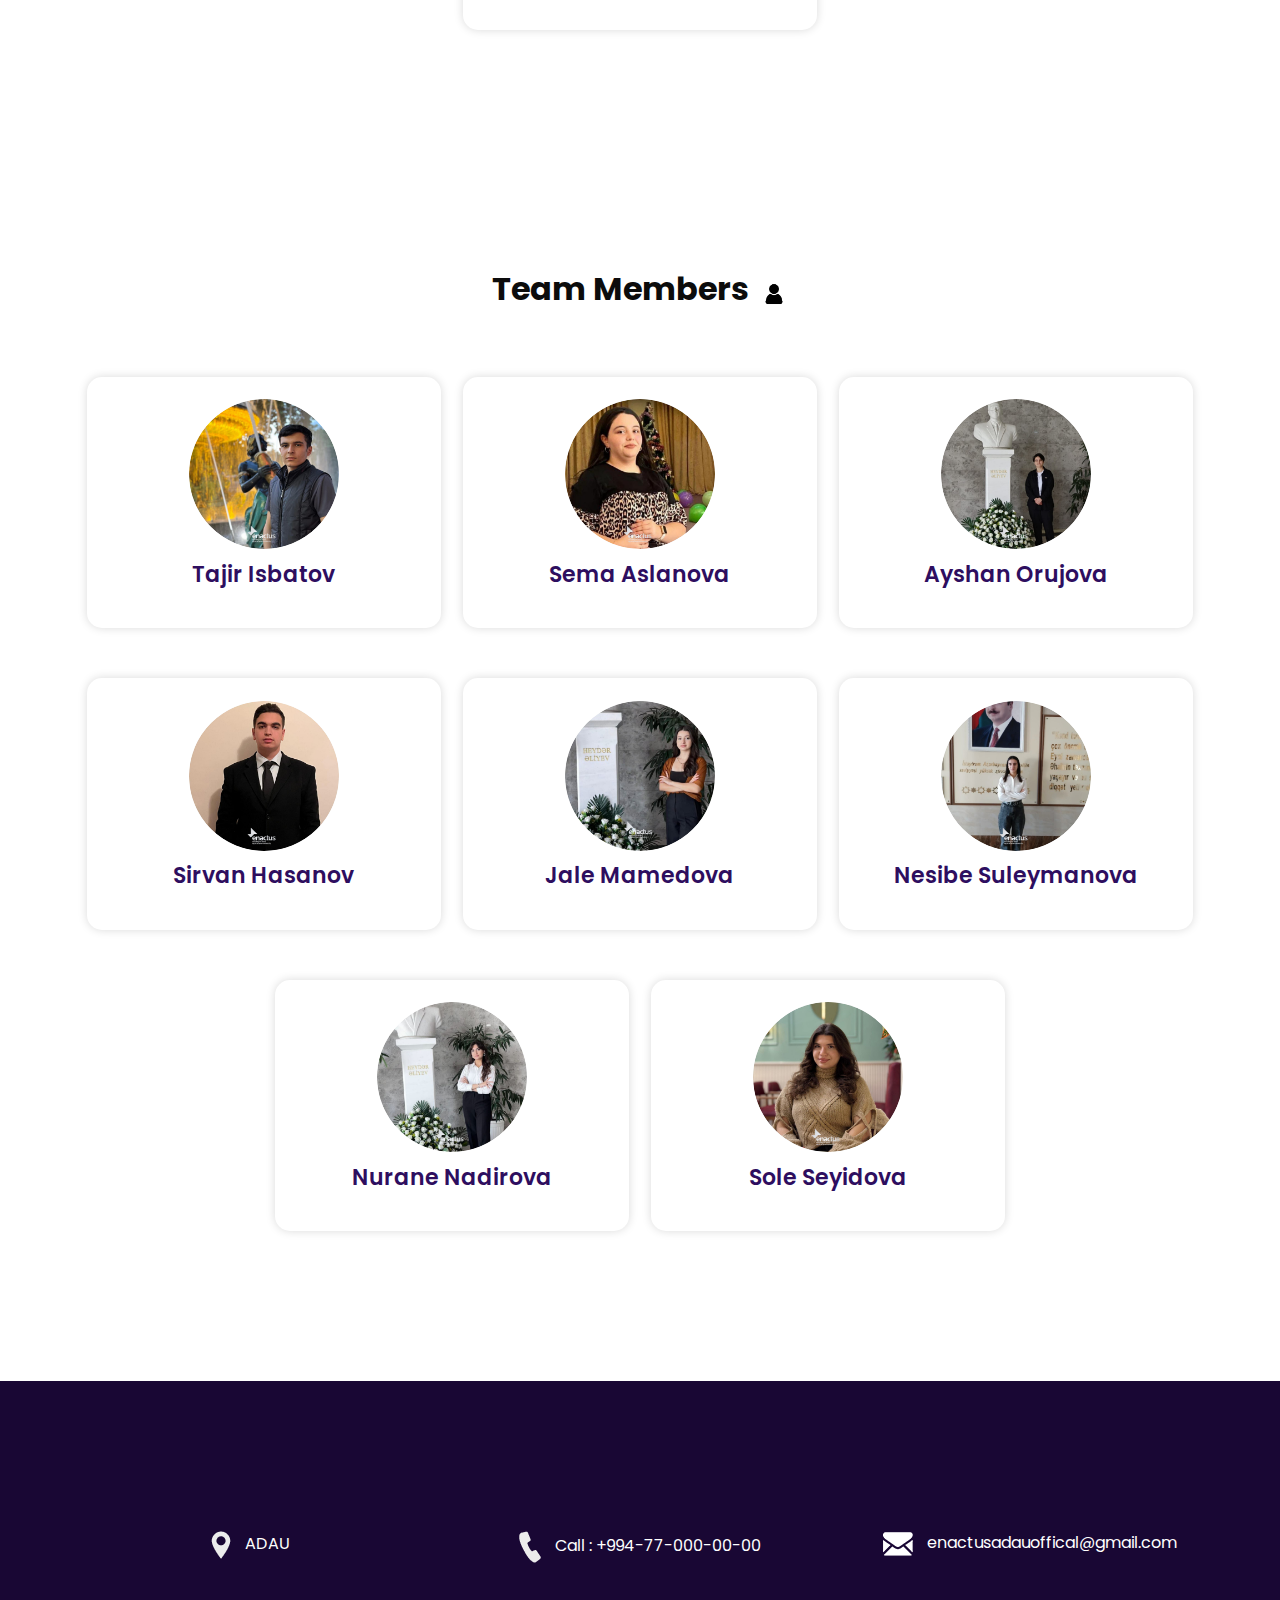
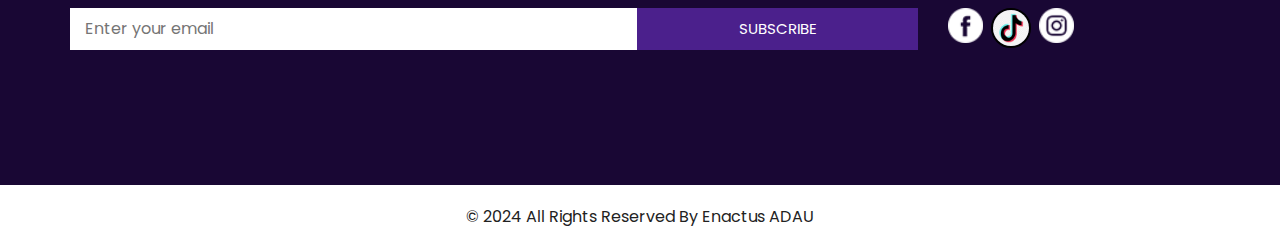
<file: team.html>
<!DOCTYPE html>
<html>

<head>
  <!-- Basic -->
  <meta charset="utf-8" />
  <meta http-equiv="X-UA-Compatible" content="IE=edge" />
  <!-- Mobile Metas -->
  <meta name="viewport" content="width=device-width, initial-scale=1, shrink-to-fit=no" />
  <!-- Site Metas -->
  <meta name="keywords" content="" />
  <meta name="description" content="" />
  <meta name="author" content="" />

  <title>Our Team</title>
  <link rel="icon" href="images/enactus_logo.png" type="image/png">


  <!-- slider stylesheet -->
  <link rel="stylesheet" type="text/css" href="https://cdnjs.cloudflare.com/ajax/libs/OwlCarousel2/2.1.3/assets/owl.carousel.min.css" />

  <!-- bootstrap core css -->
  <link rel="stylesheet" type="text/css" href="css/bootstrap.css" />

  <!-- fonts style -->
  <link href="https://fonts.googleapis.com/css?family=Poppins:400,600,700&display=swap" rel="stylesheet">
  <!-- Custom styles for this template -->
  <link href="css/style.css" rel="stylesheet" />
  <!-- responsive style -->
  <link href="css/responsive.css" rel="stylesheet" />
</head>

<body class="sub_page">

  <div class="hero_area">
    <!-- header section strats -->
    <header class="header_section">
      <div class="container">
        <nav class="navbar navbar-expand-lg custom_nav-container ">
          <a class="navbar-brand" href="index.html">
            <img src="images/enactus_adau.jpg" alt="">
            <span>
              ENACTUS-ADAU
            </span>
          </a>
          <button class="navbar-toggler" type="button" data-toggle="collapse" data-target="#navbarSupportedContent" aria-controls="navbarSupportedContent" aria-expanded="false" aria-label="Toggle navigation">
            <span class="s-1"> </span>
            <span class="s-2"> </span>
            <span class="s-3"> </span>
          </button>

          <div class="collapse navbar-collapse" id="navbarSupportedContent">
            <div class="d-flex ml-auto flex-column flex-lg-row align-items-center">
              <ul class="navbar-nav  ">
                <li class="nav-item ">
                  <a class="nav-link" href="index.html">Home <span class="sr-only">(current)</span></a>
                </li>
                <li class="nav-item">
                  <a class="nav-link" href="about.html"> About</a>
                </li>
                <li class="nav-item active">
                  <a class="nav-link" href="team.html"> Team </a>
                </li>
                <li class="nav-item">
                  <a class="nav-link" href="project.html"> Project </a>
                </li>
                <li class="nav-item">
                  <a class="nav-link" href="contact.html">Contact </a>
                </li>
              </ul>
            </div>
          </div>
        </nav>
      </div>
    </header>
    <!-- end header section -->
  </div>


  <!-- service section -->
  <section class="service_section layout_padding">
    <div class="container">
      <div class="heading_container">
        <h2>
          STAFF
        </h2>
        <img src="images/people_icon.png" alt="">
      </div>

      <div class="service_container" id="staff-container">
       
      </div>
    </div>
</section>

  <!-- end service section -->

<!-- service section 2 -->
<section class="service_section layout_padding">
  <div class="container">
    <div class="heading_container">
      <h2>Team Members</h2>
      <img src="images/people_icon.png" alt="">
    </div>
    <div id="team-container" class="service_container"></div>
  </div>
</section>
<!-- end service section 2 -->

  <!-- info section -->
  <section class="info_section layout_padding">
    <div class="container" id="info-section-container">
      
    </div>
  </section>
  <!-- end info -->

  <!-- footer section -->
  <footer class="container-fluid footer_section">
    <div class="container" id="footer-container">
     
    </div>
  </footer>
  <!-- end footer -->
  
  <script src="js/jquery-3.4.1.min.js"></script>
  <script src="js/bootstrap.js"></script>
  <script src="js/team-details.js"></script>
  <script src="js/staff.js"></script>
  <script src="js/footer.js"></script>


</body>

</html>
</file>
<file: css/style.css>
body {
  font-family: "Poppins", sans-serif;
  color: #0c0c0c;
  background-color: #ffffff;
}

.layout_padding {
  padding-top: 90px;
  padding-bottom: 90px;
}

.layout_padding2 {
  padding-top: 45px;
  padding-bottom: 45px;
}

.layout_padding2-top {
  padding-top: 45px;
}

.layout_padding2-bottom {
  padding-bottom: 45px;
}

.layout_padding-top {
  padding-top: 90px;
}

.layout_padding-bottom {
  padding-bottom: 90px;
}

.heading_container {
  display: -webkit-box;
  display: -ms-flexbox;
  display: flex;
  -webkit-box-pack: start;
      -ms-flex-pack: start;
          justify-content: flex-start;
  -webkit-box-align: center;
      -ms-flex-align: center;
          align-items: center;
  text-align: center;
}

.heading_container h2 {
  position: relative;
  font-weight: bold;
  margin-right: 10px;
}

.heading_container img {
  width: 30px;
}

/*header section*/
.hero_area {
  height: 98vh;
  position: relative;
  display: -webkit-box;
  display: -ms-flexbox;
  display: flex;
  -webkit-box-orient: vertical;
  -webkit-box-direction: normal;
      -ms-flex-direction: column;
          flex-direction: column;
  background-color: #eae6f5;
}

.sub_page .hero_area {
  height: auto;
}

.header_section .container {
  padding: 0;
}

.header_section .nav_container {
  margin: 0 auto;
}

.custom_nav-container .navbar-nav .nav-item .nav-link {
  padding: 7px 20px;
  margin: 10px 15px;
  color: #000000;
  text-align: center;
  border-radius: 35px;
  text-transform: uppercase;
  font-size: 15px;
}

.custom_nav-container .navbar-nav .nav-item.active .nav-link, .custom_nav-container .navbar-nav .nav-item:hover .nav-link {
  background-color: #4b208c;
  color: #ffffff;
}

a,
a:hover,
a:focus {
  text-decoration: none;
}

a:hover,
a:focus {
  color: initial;
}

.btn,
.btn:focus {
  outline: none !important;
  -webkit-box-shadow: none;
          box-shadow: none;
}

.custom_nav-container .nav_search-btn {
  background-image: url(../images/search-icon.png);
  background-size: 22px;
  background-repeat: no-repeat;
  background-position-y: 7px;
  width: 35px;
  height: 35px;
  padding: 0;
  border: none;
}

.navbar-brand {
  display: -webkit-box;
  display: -ms-flexbox;
  display: flex;
  -webkit-box-align: center;
      -ms-flex-align: center;
          align-items: center;
}

.navbar-brand img {
  width: 70px;
  height: 70px;
  border-radius: 50%;
  object-fit: cover;
  margin-right: 5px;
}


.navbar-brand span {
  font-size: 22px;
  font-weight: 700;
  color: #4b208c;
}

.custom_nav-container {
  z-index: 99999;
}

.navbar-expand-lg .navbar-collapse {
  -webkit-box-align: end;
      -ms-flex-align: end;
          align-items: flex-end;
}

.custom_nav-container .navbar-toggler {
  outline: none;
}

.custom_nav-container .navbar-toggler {
  padding: 0;
  width: 37px;
  height: 42px;
}

.custom_nav-container .navbar-toggler span {
  display: block;
  width: 35px;
  height: 4px;
  background-color: #190734;
  margin: 7px 0;
  -webkit-transition: all .3s;
  transition: all .3s;
}

.custom_nav-container .navbar-toggler[aria-expanded="true"] .s-1 {
  -webkit-transform: rotate(45deg);
          transform: rotate(45deg);
  margin: 0;
  margin-bottom: -4px;
}

.custom_nav-container .navbar-toggler[aria-expanded="true"] .s-2 {
  display: none;
}

.custom_nav-container .navbar-toggler[aria-expanded="true"] .s-3 {
  -webkit-transform: rotate(-45deg);
          transform: rotate(-45deg);
  margin: 0;
  margin-top: -4px;
}

.custom_nav-container .navbar-toggler[aria-expanded="false"] .s-1,
.custom_nav-container .navbar-toggler[aria-expanded="false"] .s-2,
.custom_nav-container .navbar-toggler[aria-expanded="false"] .s-3 {
  -webkit-transform: none;
          transform: none;
}

/*end header section*/
/* slider section */
.slider_section {
  -webkit-box-flex: 1;
      -ms-flex: 1;
          flex: 1;
  display: -webkit-box;
  display: -ms-flexbox;
  display: flex;
  -webkit-box-align: center;
      -ms-flex-align: center;
          align-items: center;
  position: relative;
  z-index: 2;
  color: #3b3a3a;
  padding-bottom: 90px;
}

.slider_section .row {
  -webkit-box-align: center;
      -ms-flex-align: center;
          align-items: center;
}

.slider_section .detail_box {
  color: #000000;
}

.slider_section .detail_box h1 {
  text-transform: uppercase;
  font-weight: bold;
}

.slider_section .detail_box p {
  margin-top: 20px;
}

.slider_section .detail_box a {
  display: inline-block;
  padding: 10px 40px;
  background-color: #4b208c;
  color: #ffffff;
  border-radius: 35px;
  margin-top: 35px;
}

.slider_section .detail_box a:hover {
  background-color: #5625a1;
}

.slider_section .img_container {
  border: 7px solid #7b57b2;
  border-radius: 100%;
  overflow: hidden;
}

.slider_section .img_container div#carouselExampleContarols {
  width: 100%;
  position: unset;
}

.slider_section .img_container .img-box img {
  width: 100%;
}

.slider_section .carousel-control-prev,
.slider_section .carousel-control-next {
  top: initial;
  left: initial;
  bottom: 5%;
  right: 10%;
  width: 45px;
  height: 45px;
  border: none;
  border-radius: 100%;
  opacity: 1;
  background-repeat: no-repeat;
  background-size: 8px;
  background-position: center;
}

.slider_section .carousel-control-prev {
  background-image: url(../images/prev.png);
  background-color: #ffffff;
  -webkit-transform: translate(-85px, 30px);
          transform: translate(-85px, 30px);
}

.slider_section .carousel-control-next {
  background-image: url(../images/next.png);
  background-color: #4b208c;
  -webkit-transform: translate(-45px, 0);
          transform: translate(-45px, 0);
}

.service_section {
  text-align: center;
}

.service_section .heading_container {
  -webkit-box-pack: center;
      -ms-flex-pack: center;
          justify-content: center;
}

.service_section .service_container {
  display: -webkit-box;
  display: -ms-flexbox;
  display: flex;
  -webkit-box-pack: center;
      -ms-flex-pack: center;
          justify-content: center;
  padding: 35px 0;
  -ms-flex-wrap: wrap;
      flex-wrap: wrap;
}

.service_section .service_container .box {
  margin: 25px 1%;
  -ms-flex-preferred-size: 31%;
      flex-basis: 31%;
  padding: 35px 25px 25px;
  border-radius: 15px;
  -webkit-box-shadow: 0 0 10px 0 rgba(0, 0, 0, 0.15);
          box-shadow: 0 0 10px 0 rgba(0, 0, 0, 0.15);
  border-top: 15px solid transparent;
  overflow: hidden;
  -webkit-transition: all .1s;
  transition: all .1s;
}

.service_section .service_container .box .img-box {
  display: -webkit-box;
  display: -ms-flexbox;
  display: flex;
  -webkit-box-pack: center;
      -ms-flex-pack: center;
          justify-content: center;
  -webkit-box-align: center;
      -ms-flex-align: center;
          align-items: center;
  height: 125px;
}

.service_section .service_container .box .img-box img {
  width: 150px;
}

.service_section .service_container .box .detail-box {
  margin-top: 25px;
}

.service_section .service_container .box .detail-box h5 {
  color: #2e0e5f;
  font-weight: 600;
  position: relative;
}

.p_size {
  font-size: 24px; 
  font-weight: bold;
  color: black; 
  text-align: center; 
  margin-top: 20px; 
  font-family: 'Arial', sans-serif;
}

.service_section .service_container .box:hover {
  border-top: 15px solid #512a97; 
}

.service_section .service_container .box:active {
  border-top: 15px solid #512a97;
}

.service_section .service_container .box {
  border-top: none;
  transition: border-color 0.3s ease; 
}


.service_section .btn-box {
  display: -webkit-box;
  display: -ms-flexbox;
  display: flex;
  -webkit-box-pack: center;
      -ms-flex-pack: center;
          justify-content: center;
  margin-top: 25px;
}

.service_section .btn-box a {
  display: inline-block;
  padding: 10px 35px;
  background-color: #4b208c;
  color: #ffffff;
  border-radius: 35px;
}

.box {
  background-color: transparent; 
  transition: background-color 0.3s ease, color 0.3s ease; 
  color: #333; 
}

.box:hover {
  background-color: #f0f0f0; 
  color: #000; 
  cursor: pointer; 
}

.img-box img {
  width: 100%;
  border-radius: 50%;
}

.detail-box h5 {
  font-size: 20px;
  font-weight: bold;
}

.detail-box p.p_size {
  font-size: 16px;
  margin-top: 5px;
}

.about_section {
  background-color: #f3f0f6;
}

.about_section .row {
  -webkit-box-align: center;
      -ms-flex-align: center;
          align-items: center;
}

.about_section .img_container {
  display: -webkit-box;
  display: -ms-flexbox;
  display: flex;
  -webkit-box-orient: vertical;
  -webkit-box-direction: normal;
      -ms-flex-direction: column;
          flex-direction: column;
}

.about_section .img_container .img-box {
  border: 5px solid #7b57b2;
  border-radius: 100%;
  overflow: hidden;
}

.about_section .img_container .img-box.b1 {
  width: 70%;
}

.about_section .img_container .img-box.b2 {
  width: 50%;
  margin-left: auto;
  margin-top: -12%;
}

.about_section .img_container .img-box img {
  width: 100%;
}

.about_section .detail-box {
  margin-right: 15%;
}

.about_section .detail-box p {
  margin-top: 25px;
}

.about_section .detail-box a {
  display: inline-block;
  padding: 10px 35px;
  background-color: #4b208c;
  color: #ffffff;
  border-radius: 5px;
  margin: 25px 0 45px 0;
}

.about_section .detail-box a:hover {
  background-color: #5625a1;
}

.blog_section .heading_container {
  -webkit-box-pack: center;
      -ms-flex-pack: center;
          justify-content: center;
}

.blog_section .heading_container h2::before {
  background-color: #ffffff;
}

.blog_section .box {
  margin-top: 55px;
  background-color: #ffffff;
  -webkit-box-shadow: 0 0 10px 0 rgba(0, 0, 0, 0.15);
          box-shadow: 0 0 10px 0 rgba(0, 0, 0, 0.15);
  display: flex;
  flex-direction: column;
  align-items: center;
}

.blog_section .box .img-box {
  width: 100%;
  height: 0;
  padding-top: 100%;
  position: relative;
}

.blog_section .box .img-box img {
  position: absolute;
  top: 0;
  left: 0;
  width: 100%;
  height: 100%;
  object-fit: cover;
  border-radius: 0;
}

.blog_section .box .detail-box {
  padding: 25px 25px 15px;
}

.blog_section .box .detail-box h5 {
  font-weight: bold;
}


.contact_section {
  position: relative;
}

.contact_section form {
  margin-top: 45px;
  padding-right: 35px;
}

.contact_section input {
  width: 100%;
  border: none;
  height: 50px;
  margin-bottom: 25px;
  padding-left: 25px;
  background-color: transparent;
  outline: none;
  color: #101010;
  -webkit-box-shadow: 0px 2px 5px 0px rgba(0, 0, 0, 0.16);
  box-shadow: 0px 2px 5px 0px rgba(0, 0, 0, 0.16);
}
.contact_section textarea { 
  width: 100%;
  border: none;
  height: 80px;
  margin-bottom: 25px;
  padding-left: 25px;
  background-color: transparent;
  outline: none;
  color: #101010;
  -webkit-box-shadow: 0px 2px 5px 0px rgba(0, 0, 0, 0.16);
  box-shadow: 0px 2px 5px 0px rgba(0, 0, 0, 0.16);

}

.contact_section input::-webkit-input-placeholder {
  color: #737272;
}

.contact_section input:-ms-input-placeholder {
  color: #737272;
}

.contact_section input::-ms-input-placeholder {
  color: #737272;
}

.contact_section input::placeholder {
  color: #737272;
}

.contact_section input.message-box {
  height: 120px;
}

.contact_section button {
  border: none;
  display: inline-block;
  padding: 12px 45px;
  background-color: #4b208c;
  color: #ffffff;
  border-radius: 0px;
  margin-top: 35px;
}

.contact_section button:hover {
  background-color: #5625a1;
}

.contact_section .map_container {
  height: 100%;
  min-height: 325px;
}

.contact_section .map_container .map-responsive {
  height: 100%;
}

.footer_bg {
  background-image: url(../images/footer-bg.png);
  background-size: cover;
  background-position: top;
}

/* info section */
.info_section {
  background-color: #190734;
  color: #ffffff;
}

.info_section h6 {
  font-weight: bold;
}

.info_section .info_contact {
  margin-top: 60px;
  margin-bottom: 45px;
}

.info_section .info_contact .col-md-4 {
  display: -webkit-box;
  display: -ms-flexbox;
  display: flex;
  -webkit-box-pack: center;
      -ms-flex-pack: center;
          justify-content: center;
}

.info_section .info_contact a {
  color: #ffffff;
}

.info_section .info_contact img {
  max-width: 100%;
  margin-right: 10px;
}

.info_section .info_form {
  margin: 0 auto;
  margin-bottom: 45px;
}

.info_section .info_form h4 {
  text-transform: uppercase;
  text-align: center;
  margin-bottom: 20px;
}

.info_section .info_form form {
  display: -webkit-box;
  display: -ms-flexbox;
  display: flex;
  -webkit-box-align: center;
      -ms-flex-align: center;
          align-items: center;
}

.info_section .info_form form input {
  background-color: #ffffff;
  border: none;
  -webkit-box-flex: 2.5;
      -ms-flex: 2.5;
          flex: 2.5;
  outline: none;
  color: #000000;
  min-height: 42.4px;
  padding-left: 15px;
}

.info_section .info_form form input ::-webkit-input-placeholder {
  color: #ffffff;
  opacity: 0.2;
}

.info_section .info_form form input :-ms-input-placeholder {
  color: #ffffff;
  opacity: 0.2;
}

.info_section .info_form form input ::-ms-input-placeholder {
  color: #ffffff;
  opacity: 0.2;
}

.info_section .info_form form input ::placeholder {
  color: #ffffff;
  opacity: 0.2;
}

.info_section .info_form form button {
  -webkit-box-flex: 1;
      -ms-flex: 1;
          flex: 1;
  border: none;
  display: inline-block;
  padding: 10px 30px;
  background-color: #4b208c;
  color: #ffffff;
  border-radius: 0;
  font-size: 15px;
  text-transform: uppercase;
}

.info_section .info_form form button:hover {
  background-color: #5625a1;
}

.info_section .box {
  display: -webkit-box;
  display: -ms-flexbox;
  display: flex;
}

.info_section .info_social {
  display: -webkit-box;
  display: -ms-flexbox;
  display: flex;
}

.info_section .info_social img {
  width: 35px;
  margin-right: 8px;
}

/* end info section */
/* footer section*/
.footer_section {
  display: -webkit-box;
  display: -ms-flexbox;
  display: flex;
  -webkit-box-pack: center;
      -ms-flex-pack: center;
          justify-content: center;
  position: relative;
}

.footer_section p {
  color: #222222;
  margin: 0 auto;
  text-align: center;
  padding: 20px;
}

.footer_section p a {
  color: #222222;
}

.sub_page {
  display: flex;
  flex-direction: column;
  justify-content: space-between;
  min-height: 100vh; /* Tam səhifə hündürlüyü */
}

.hero_area {
  flex-shrink: 0; /* Üst hissə */
}

.team_detail_section {
  flex-grow: 1; /* Əsas məzmun genişlənsin */
}

.footer_section {
  flex-shrink: 0; /* Footer aşağıda qalacaq */
}
/*# sourceMappingURL=style.css.map */

/* Team Detail Bölməsi */
/* Team Detail Section */
.team-detail-section {
  padding: 60px 0;
  background-color: #f4f4f4;
}

.heading-container h2 {
  font-size: 36px;
  text-align: center;
  color: #512a97;
  margin-bottom: 40px;
}

.team-member {
  display: flex;
  align-items: center;
  justify-content: center;
  background-color: #fff;
  border-radius: 10px;
  box-shadow: 0 4px 10px rgba(0, 0, 0, 0.1);
  margin-bottom: 30px;
  padding: 20px;
}

.image-box {
  flex: 1;
  margin-right: 20px;
}

.image-box img {
  width: 100%;
  height: auto;
  border-radius: 50%;
  box-shadow: 0 4px 6px rgba(0, 0, 0, 0.1);
}

.detail-box {
  flex: 2;
}

.detail-box h3 {
  font-size: 28px;
  color: #333;
  margin-bottom: 10px;
}

.detail-box h5 {
  font-size: 22px;
  color: #512a97;
  margin-bottom: 15px;
}

.detail-box p {
  font-size: 16px;
  color: #555;
  line-height: 1.6;
  margin-bottom: 20px;
}

.contact-info {
  display: flex;
  gap: 15px;
}

.contact-info .btn {
  background-color: #512a97;
  color: #fff;
  padding: 10px 20px;
  border-radius: 5px;
  text-decoration: none;
  font-size: 16px;
  transition: background-color 0.3s ease;
}

.contact-info .btn:hover {
  background-color: #9b61d7;
}

@media (max-width: 768px) {
  .team-member {
    flex-direction: column;
    text-align: center;
  }

  .image-box {
    margin-right: 0;
    margin-bottom: 20px;
  }

  .contact-info {
    flex-direction: column;
    align-items: center;
  }
}

.heading-container h2 {
  margin-top: 50px; 
  text-align: center; 
}
</file>
<file: css/responsive.css>
@media (max-width: 1120px) {}

@media (max-width: 992px) {

  .hero_area {
    height: auto;
  }

  .header_section {
    padding-top: 10px;
  }

  #navbarSupportedContent {
    margin-top: 25px;
  }

  .slider_section {

    padding-top: 75px;
    padding-bottom: 150px;

  }

  .about_section .img-box {
    margin: 0 5%;
  }

  .about_section .detail-box {
    margin-right: 5%;
  }

  .service_section .service_container .box {
    -ms-flex-preferred-size: 48%;
    flex-basis: 48%;
  }

  .about_section .img_container .img-box.b2 {
    margin-top: -5%;
  }

}

@media (max-width: 768px) {


  .slider_section .detail_box {
    text-align: center;
  }

  .slider_section .img_content {
    margin-top: 55px;
  }

  .contact_section .map_container {
    margin-top: 45px;
  }

  .info_section .info_contact a {
    margin-bottom: 15px;
  }

  .info_section .info_social {
    justify-content: center;
  }

  .service_section .service_container .box {
    flex-basis: 98%;
  }

  .contact_section form {
    padding-right: 0;
  }

  .info_section .info_contact a {
    text-align: center;
  }
}

@media (max-width: 576px) {
  .about_section .img_container .img-box.b1 {
    width: 80%;
  }

  .about_section .img_container .img-box.b2 {
    width: 55%;
  }

  .info_section .info_form form {
    flex-direction: column;
  }

  .info_section .info_form form input {
    width: 100%;
  }

  .info_section .info_form form button {
    margin-top: 15px;
    padding: 10px 40px;
  }
}

@media (max-width: 480px) {}

@media (max-width: 420px) {

  .slider_section .carousel-control-prev,
  .slider_section .carousel-control-next {
    right: 0;
  }
}

@media (max-width: 360px) {}

@media (min-width: 1200px) {
  .container {
    max-width: 1170px;
  }
}
</file>
